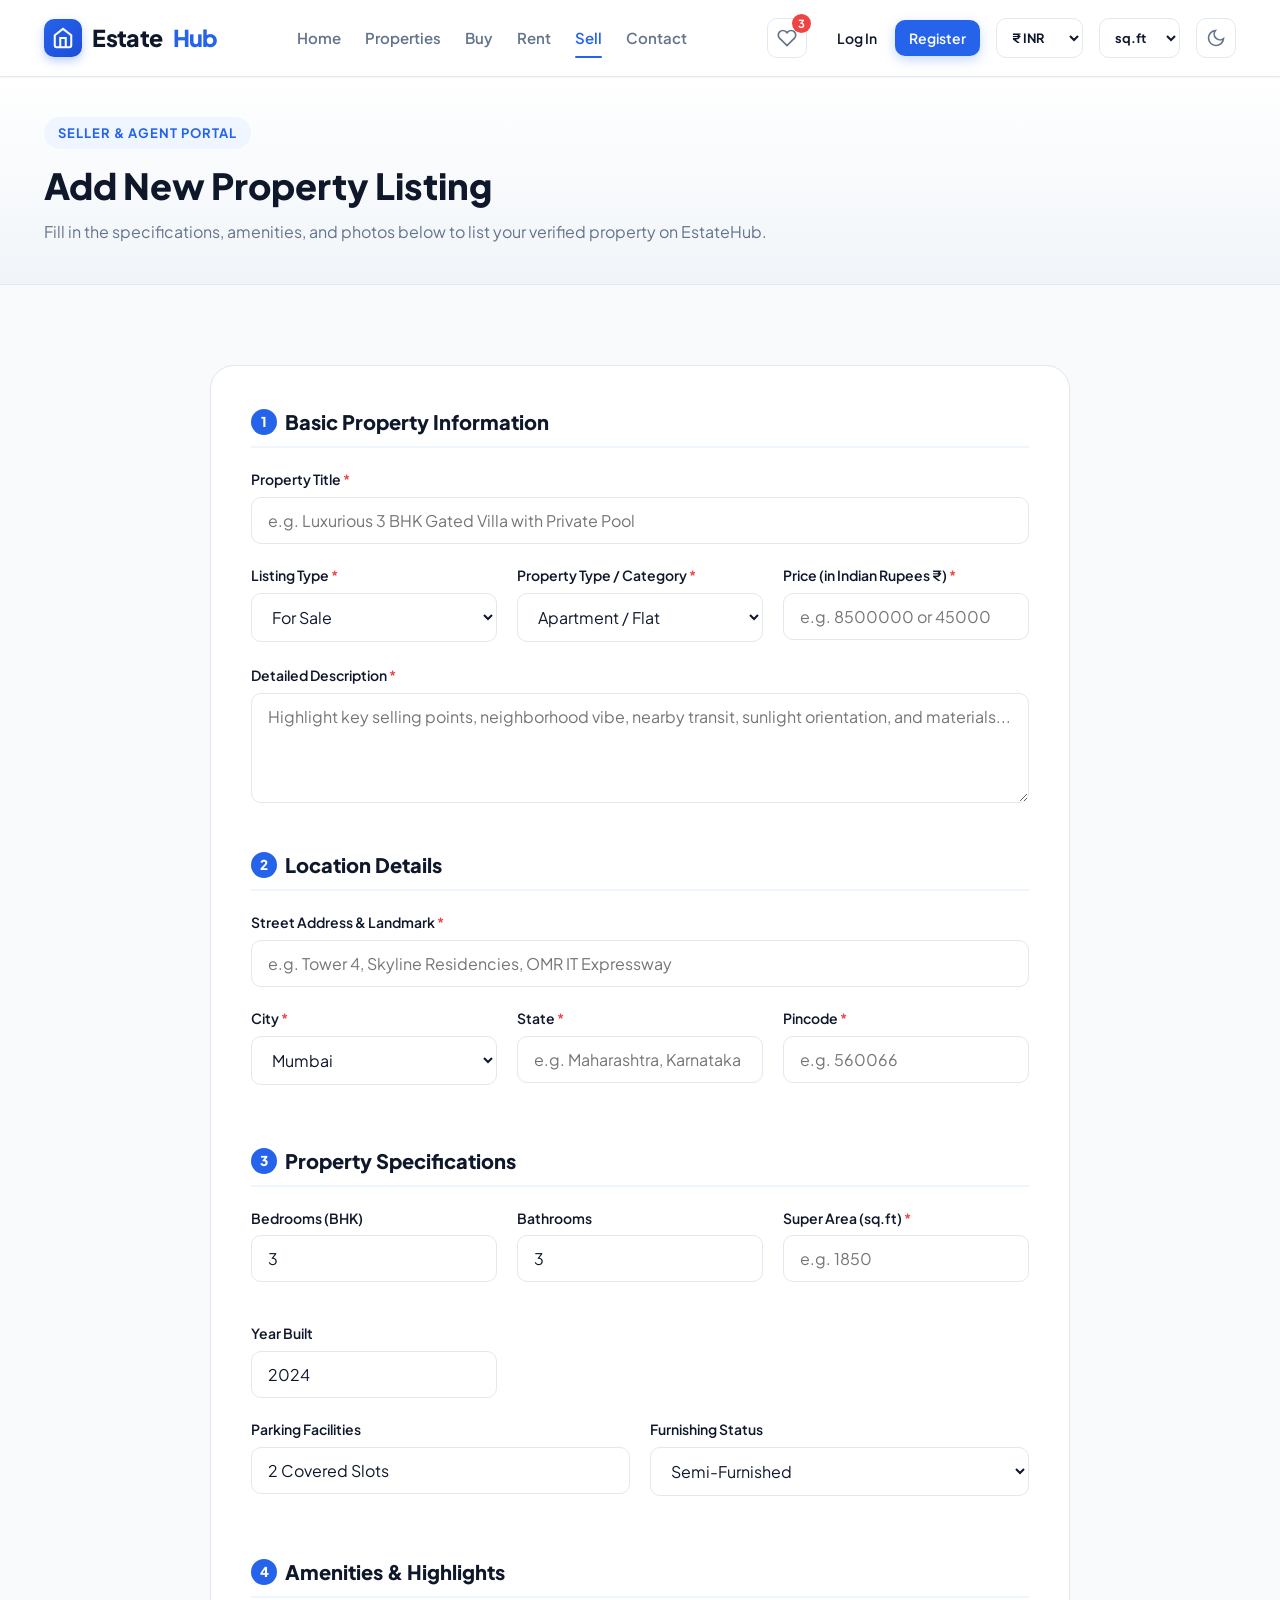
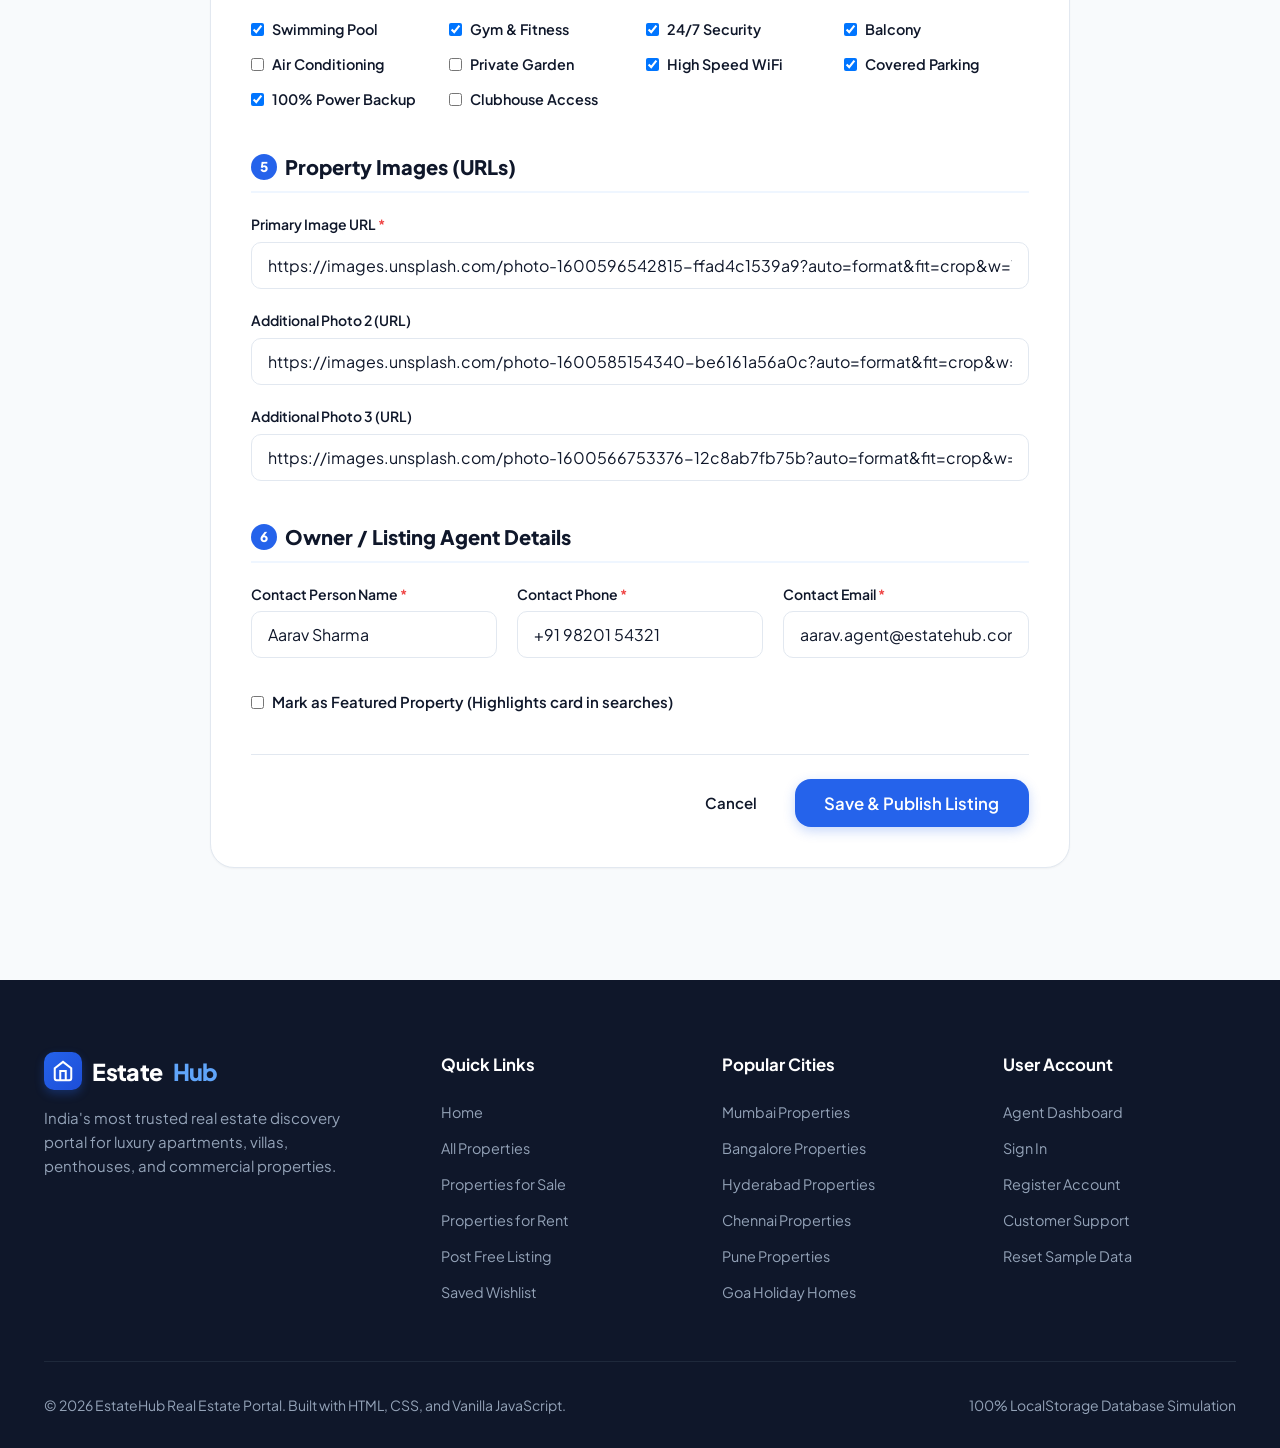
<file: add-property.html>
<!DOCTYPE html>
<html lang="en">
<head>
  <meta charset="UTF-8" />
  <meta name="viewport" content="width=device-width, initial-scale=1.0" />
  <title>Post / Edit Property | EstateHub</title>
  <meta name="description" content="List your property for sale or rent on EstateHub. Reach thousands of verified buyers and tenants." />
  <link rel="stylesheet" href="./css/style.css" />
</head>
<body>

  <!-- Navigation Header -->
  <header class="site-header">
    <div class="container nav-container">
      <a href="./index.html" class="logo">
        <div class="logo-icon">
          <svg width="22" height="22" viewBox="0 0 24 24" fill="none" stroke="currentColor" stroke-width="2.2">
            <path d="M3 9l9-7 9 7v11a2 2 0 0 1-2 2H5a2 2 0 0 1-2-2z"></path>
            <polyline points="9 22 9 12 15 12 15 22"></polyline>
          </svg>
        </div>
        Estate<span>Hub</span>
      </a>

      <nav class="nav-links">
        <a href="./index.html">Home</a>
        <a href="./properties.html">Properties</a>
        <a href="./properties.html?type=sale">Buy</a>
        <a href="./properties.html?type=rent">Rent</a>
        <a href="./add-property.html" class="active">Sell</a>
        <a href="./contact.html">Contact</a>
      </nav>

      <div class="nav-actions">
        <a href="./favorites.html" class="fav-nav-link" title="Saved Wishlist">
          <svg width="20" height="20" viewBox="0 0 24 24" fill="none" stroke="currentColor" stroke-width="2">
            <path d="M20.84 4.61a5.5 5.5 0 0 0-7.78 0L12 5.67l-1.06-1.06a5.5 5.5 0 0 0-7.78 7.78l1.06 1.06L12 21.23l7.78-7.78 1.06-1.06a5.5 5.5 0 0 0 0-7.78z"></path>
          </svg>
          <span class="nav-fav-badge">0</span>
        </a>

        <div class="nav-auth-container"></div>

        <button type="button" class="hamburger-btn" aria-label="Toggle navigation menu">
          <span></span>
          <span></span>
          <span></span>
        </button>
      </div>
    </div>
  </header>

  <!-- Mobile Drawer -->
  <div class="drawer-overlay"></div>
  <aside class="mobile-drawer">
    <div class="mobile-nav-links">
      <a href="./index.html">Home</a>
      <a href="./properties.html">Properties</a>
      <a href="./properties.html?type=sale">Buy Properties</a>
      <a href="./properties.html?type=rent">Rent Properties</a>
      <a href="./add-property.html" class="active">Sell / Post Property</a>
      <a href="./favorites.html">Favorites</a>
      <a href="./dashboard.html">Dashboard</a>
      <a href="./contact.html">Contact Us</a>
    </div>
    <div class="nav-auth-container" style="margin-top: auto;"></div>
  </aside>

  <!-- Page Header -->
  <div style="background: linear-gradient(180deg, #fff 0%, var(--bg-alt) 100%); border-bottom: 1px solid var(--border); padding: 2.5rem 0;">
    <div class="container">
      <span id="pageTag" class="section-tag" style="margin-bottom: 0.5rem;">Seller & Agent Portal</span>
      <h1 id="formPageTitle" style="font-size: 2.25rem; font-weight: 800; color: var(--primary);">
        Add New Property Listing
      </h1>
      <p id="formPageSubtitle" style="color: var(--text-muted); font-size: 1rem; margin-top: 0.25rem;">
        Fill in the specifications, amenities, and photos below to list your verified property on EstateHub.
      </p>
    </div>
  </div>

  <!-- Form Main Section -->
  <main class="container section">
    <div style="max-width: 860px; margin: 0 auto;">
      
      <form id="propertySubmissionForm" class="details-card" style="padding: 2.5rem;" onsubmit="handlePropertySubmit(event)">
        
        <!-- SECTION 1: Basic Information -->
        <div style="margin-bottom: 2.5rem;">
          <h2 style="font-size: 1.25rem; font-weight: 800; color: var(--primary); margin-bottom: 1.25rem; padding-bottom: 0.5rem; border-bottom: 2px solid var(--brand-light); display: flex; align-items: center; gap: 0.5rem;">
            <span style="background: var(--brand); color: #fff; width: 26px; height: 26px; border-radius: 50%; display: inline-flex; align-items: center; justify-content: center; font-size: 0.85rem;">1</span>
            Basic Property Information
          </h2>

          <div class="form-group">
            <label class="form-label">Property Title <span class="required">*</span></label>
            <input type="text" id="propTitle" class="form-control" placeholder="e.g. Luxurious 3 BHK Gated Villa with Private Pool" required />
          </div>

          <div style="display: grid; grid-template-columns: repeat(auto-fit, minmax(220px, 1fr)); gap: 1.25rem;">
            <div class="form-group">
              <label class="form-label">Listing Type <span class="required">*</span></label>
              <select id="propListingType" class="form-select" required>
                <option value="sale">For Sale</option>
                <option value="rent">For Rent</option>
              </select>
            </div>

            <div class="form-group">
              <label class="form-label">Property Type / Category <span class="required">*</span></label>
              <select id="propPropertyType" class="form-select" required>
                <option value="Apartment">Apartment / Flat</option>
                <option value="Villa">Independent Villa</option>
                <option value="Penthouse">Sky Penthouse</option>
                <option value="Studio">Studio Apartment</option>
                <option value="Commercial">Commercial Space / Office</option>
                <option value="Plot">Residential Plot / Land</option>
              </select>
            </div>

            <div class="form-group">
              <label class="form-label">Price (in Indian Rupees ₹) <span class="required">*</span></label>
              <input type="number" id="propPrice" class="form-control" placeholder="e.g. 8500000 or 45000" required />
              <span id="priceHelper" style="font-size: 0.75rem; color: var(--brand); font-weight: 600; margin-top: 0.25rem; display: block;"></span>
            </div>
          </div>

          <div class="form-group">
            <label class="form-label">Detailed Description <span class="required">*</span></label>
            <textarea id="propDescription" class="form-textarea" rows="4" placeholder="Highlight key selling points, neighborhood vibe, nearby transit, sunlight orientation, and materials..." required></textarea>
          </div>
        </div>

        <!-- SECTION 2: Location -->
        <div style="margin-bottom: 2.5rem;">
          <h2 style="font-size: 1.25rem; font-weight: 800; color: var(--primary); margin-bottom: 1.25rem; padding-bottom: 0.5rem; border-bottom: 2px solid var(--brand-light); display: flex; align-items: center; gap: 0.5rem;">
            <span style="background: var(--brand); color: #fff; width: 26px; height: 26px; border-radius: 50%; display: inline-flex; align-items: center; justify-content: center; font-size: 0.85rem;">2</span>
            Location Details
          </h2>

          <div class="form-group">
            <label class="form-label">Street Address & Landmark <span class="required">*</span></label>
            <input type="text" id="propAddress" class="form-control" placeholder="e.g. Tower 4, Skyline Residencies, OMR IT Expressway" required />
          </div>

          <div style="display: grid; grid-template-columns: repeat(auto-fit, minmax(200px, 1fr)); gap: 1.25rem;">
            <div class="form-group">
              <label class="form-label">City <span class="required">*</span></label>
              <select id="propCity" class="form-select" required>
                <option value="Mumbai">Mumbai</option>
                <option value="Bangalore">Bangalore</option>
                <option value="Hyderabad">Hyderabad</option>
                <option value="Chennai">Chennai</option>
                <option value="Pune">Pune</option>
                <option value="Delhi">Delhi NCR</option>
                <option value="Goa">Goa</option>
                <option value="Kolkata">Kolkata</option>
                <option value="Coimbatore">Coimbatore</option>
              </select>
            </div>

            <div class="form-group">
              <label class="form-label">State <span class="required">*</span></label>
              <input type="text" id="propState" class="form-control" placeholder="e.g. Maharashtra, Karnataka" required />
            </div>

            <div class="form-group">
              <label class="form-label">Pincode <span class="required">*</span></label>
              <input type="text" id="propPincode" class="form-control" placeholder="e.g. 560066" required />
            </div>
          </div>
        </div>

        <!-- SECTION 3: Specifications -->
        <div style="margin-bottom: 2.5rem;">
          <h2 style="font-size: 1.25rem; font-weight: 800; color: var(--primary); margin-bottom: 1.25rem; padding-bottom: 0.5rem; border-bottom: 2px solid var(--brand-light); display: flex; align-items: center; gap: 0.5rem;">
            <span style="background: var(--brand); color: #fff; width: 26px; height: 26px; border-radius: 50%; display: inline-flex; align-items: center; justify-content: center; font-size: 0.85rem;">3</span>
            Property Specifications
          </h2>

          <div style="display: grid; grid-template-columns: repeat(auto-fit, minmax(180px, 1fr)); gap: 1.25rem;">
            <div class="form-group">
              <label class="form-label">Bedrooms (BHK)</label>
              <input type="number" id="propBedrooms" class="form-control" placeholder="e.g. 3 (0 for Plot)" min="0" max="15" value="3" />
            </div>

            <div class="form-group">
              <label class="form-label">Bathrooms</label>
              <input type="number" id="propBathrooms" class="form-control" placeholder="e.g. 3" min="0" max="15" value="3" />
            </div>

            <div class="form-group">
              <label class="form-label">Super Area (sq.ft) <span class="required">*</span></label>
              <input type="number" id="propArea" class="form-control" placeholder="e.g. 1850" required />
            </div>

            <div class="form-group">
              <label class="form-label">Year Built</label>
              <input type="number" id="propYearBuilt" class="form-control" placeholder="e.g. 2024" value="2024" />
            </div>
          </div>

          <div style="display: grid; grid-template-columns: repeat(auto-fit, minmax(220px, 1fr)); gap: 1.25rem;">
            <div class="form-group">
              <label class="form-label">Parking Facilities</label>
              <input type="text" id="propParking" class="form-control" placeholder="e.g. 2 Covered Slots" value="2 Covered Slots" />
            </div>

            <div class="form-group">
              <label class="form-label">Furnishing Status</label>
              <select id="propFurnished" class="form-select">
                <option value="Fully Furnished">Fully Furnished</option>
                <option value="Semi-Furnished" selected>Semi-Furnished</option>
                <option value="Unfurnished">Unfurnished</option>
              </select>
            </div>
          </div>
        </div>

        <!-- SECTION 4: Amenities -->
        <div style="margin-bottom: 2.5rem;">
          <h2 style="font-size: 1.25rem; font-weight: 800; color: var(--primary); margin-bottom: 1.25rem; padding-bottom: 0.5rem; border-bottom: 2px solid var(--brand-light); display: flex; align-items: center; gap: 0.5rem;">
            <span style="background: var(--brand); color: #fff; width: 26px; height: 26px; border-radius: 50%; display: inline-flex; align-items: center; justify-content: center; font-size: 0.85rem;">4</span>
            Amenities & Highlights
          </h2>

          <div style="display: grid; grid-template-columns: repeat(auto-fill, minmax(180px, 1fr)); gap: 0.75rem;">
            <label style="display: flex; align-items: center; gap: 0.5rem; font-size: 0.9rem; font-weight: 600; cursor: pointer;">
              <input type="checkbox" name="amenityCb" value="Swimming Pool" checked /> Swimming Pool
            </label>
            <label style="display: flex; align-items: center; gap: 0.5rem; font-size: 0.9rem; font-weight: 600; cursor: pointer;">
              <input type="checkbox" name="amenityCb" value="Gym" checked /> Gym & Fitness
            </label>
            <label style="display: flex; align-items: center; gap: 0.5rem; font-size: 0.9rem; font-weight: 600; cursor: pointer;">
              <input type="checkbox" name="amenityCb" value="Security" checked /> 24/7 Security
            </label>
            <label style="display: flex; align-items: center; gap: 0.5rem; font-size: 0.9rem; font-weight: 600; cursor: pointer;">
              <input type="checkbox" name="amenityCb" value="Balcony" checked /> Balcony
            </label>
            <label style="display: flex; align-items: center; gap: 0.5rem; font-size: 0.9rem; font-weight: 600; cursor: pointer;">
              <input type="checkbox" name="amenityCb" value="Air Conditioning" /> Air Conditioning
            </label>
            <label style="display: flex; align-items: center; gap: 0.5rem; font-size: 0.9rem; font-weight: 600; cursor: pointer;">
              <input type="checkbox" name="amenityCb" value="Garden" /> Private Garden
            </label>
            <label style="display: flex; align-items: center; gap: 0.5rem; font-size: 0.9rem; font-weight: 600; cursor: pointer;">
              <input type="checkbox" name="amenityCb" value="WiFi" checked /> High Speed WiFi
            </label>
            <label style="display: flex; align-items: center; gap: 0.5rem; font-size: 0.9rem; font-weight: 600; cursor: pointer;">
              <input type="checkbox" name="amenityCb" value="Parking" checked /> Covered Parking
            </label>
            <label style="display: flex; align-items: center; gap: 0.5rem; font-size: 0.9rem; font-weight: 600; cursor: pointer;">
              <input type="checkbox" name="amenityCb" value="Power Backup" checked /> 100% Power Backup
            </label>
            <label style="display: flex; align-items: center; gap: 0.5rem; font-size: 0.9rem; font-weight: 600; cursor: pointer;">
              <input type="checkbox" name="amenityCb" value="Clubhouse" /> Clubhouse Access
            </label>
          </div>
        </div>

        <!-- SECTION 5: Images -->
        <div style="margin-bottom: 2.5rem;">
          <h2 style="font-size: 1.25rem; font-weight: 800; color: var(--primary); margin-bottom: 1.25rem; padding-bottom: 0.5rem; border-bottom: 2px solid var(--brand-light); display: flex; align-items: center; gap: 0.5rem;">
            <span style="background: var(--brand); color: #fff; width: 26px; height: 26px; border-radius: 50%; display: inline-flex; align-items: center; justify-content: center; font-size: 0.85rem;">5</span>
            Property Images (URLs)
          </h2>

          <div class="form-group">
            <label class="form-label">Primary Image URL <span class="required">*</span></label>
            <input type="url" id="propImg1" class="form-control" placeholder="https://images.unsplash.com/..." value="https://images.unsplash.com/photo-1600596542815-ffad4c1539a9?auto=format&fit=crop&w=1200&q=80" required />
          </div>

          <div class="form-group">
            <label class="form-label">Additional Photo 2 (URL)</label>
            <input type="url" id="propImg2" class="form-control" placeholder="https://images.unsplash.com/..." value="https://images.unsplash.com/photo-1600585154340-be6161a56a0c?auto=format&fit=crop&w=1200&q=80" />
          </div>

          <div class="form-group">
            <label class="form-label">Additional Photo 3 (URL)</label>
            <input type="url" id="propImg3" class="form-control" placeholder="https://images.unsplash.com/..." value="https://images.unsplash.com/photo-1600566753376-12c8ab7fb75b?auto=format&fit=crop&w=1200&q=80" />
          </div>
        </div>

        <!-- SECTION 6: Owner / Agent Information -->
        <div style="margin-bottom: 2.5rem;">
          <h2 style="font-size: 1.25rem; font-weight: 800; color: var(--primary); margin-bottom: 1.25rem; padding-bottom: 0.5rem; border-bottom: 2px solid var(--brand-light); display: flex; align-items: center; gap: 0.5rem;">
            <span style="background: var(--brand); color: #fff; width: 26px; height: 26px; border-radius: 50%; display: inline-flex; align-items: center; justify-content: center; font-size: 0.85rem;">6</span>
            Owner / Listing Agent Details
          </h2>

          <div style="display: grid; grid-template-columns: repeat(auto-fit, minmax(220px, 1fr)); gap: 1.25rem;">
            <div class="form-group">
              <label class="form-label">Contact Person Name <span class="required">*</span></label>
              <input type="text" id="propAgentName" class="form-control" placeholder="e.g. Rohit Malhotra" value="Aarav Sharma" required />
            </div>

            <div class="form-group">
              <label class="form-label">Contact Phone <span class="required">*</span></label>
              <input type="tel" id="propAgentPhone" class="form-control" placeholder="+91 98765 43210" value="+91 98201 54321" required />
            </div>

            <div class="form-group">
              <label class="form-label">Contact Email <span class="required">*</span></label>
              <input type="email" id="propAgentEmail" class="form-control" placeholder="agent@estatehub.com" value="aarav.agent@estatehub.com" required />
            </div>
          </div>

          <div class="form-group" style="margin-top: 0.75rem;">
            <label style="display: flex; align-items: center; gap: 0.5rem; font-size: 0.9375rem; font-weight: 600; cursor: pointer;">
              <input type="checkbox" id="propFeatured" /> Mark as Featured Property (Highlights card in searches)
            </label>
          </div>
        </div>

        <!-- Submit & Actions -->
        <div style="display: flex; gap: 1rem; justify-content: flex-end; padding-top: 1.5rem; border-top: 1px solid var(--border);">
          <a href="./dashboard.html" class="btn btn-ghost">Cancel</a>
          <button type="submit" id="submitBtn" class="btn btn-primary btn-lg">
            Save & Publish Listing
          </button>
        </div>

      </form>

    </div>
  </main>

  <!-- Reusable Site Footer -->
  <footer class="site-footer">
    <div class="container">
      <div class="footer-grid">
        <div class="footer-brand">
          <a href="./index.html" class="logo" style="color: #fff;">
            <div class="logo-icon">
              <svg width="22" height="22" viewBox="0 0 24 24" fill="none" stroke="currentColor" stroke-width="2.2">
                <path d="M3 9l9-7 9 7v11a2 2 0 0 1-2 2H5a2 2 0 0 1-2-2z"></path>
                <polyline points="9 22 9 12 15 12 15 22"></polyline>
              </svg>
            </div>
            Estate<span style="color: #60a5fa;">Hub</span>
          </a>
          <p class="footer-desc">
            India's most trusted real estate discovery portal for luxury apartments, villas, penthouses, and commercial properties.
          </p>
        </div>

        <div>
          <h4 class="footer-heading">Quick Links</h4>
          <ul class="footer-links">
            <li><a href="./index.html">Home</a></li>
            <li><a href="./properties.html">All Properties</a></li>
            <li><a href="./properties.html?type=sale">Properties for Sale</a></li>
            <li><a href="./properties.html?type=rent">Properties for Rent</a></li>
            <li><a href="./add-property.html">Post Free Listing</a></li>
            <li><a href="./favorites.html">Saved Wishlist</a></li>
          </ul>
        </div>

        <div>
          <h4 class="footer-heading">Popular Cities</h4>
          <ul class="footer-links">
            <li><a href="./properties.html?city=Mumbai">Mumbai Properties</a></li>
            <li><a href="./properties.html?city=Bangalore">Bangalore Properties</a></li>
            <li><a href="./properties.html?city=Hyderabad">Hyderabad Properties</a></li>
            <li><a href="./properties.html?city=Chennai">Chennai Properties</a></li>
            <li><a href="./properties.html?city=Pune">Pune Properties</a></li>
            <li><a href="./properties.html?city=Goa">Goa Holiday Homes</a></li>
          </ul>
        </div>

        <div>
          <h4 class="footer-heading">User Account</h4>
          <ul class="footer-links">
            <li><a href="./dashboard.html">Agent Dashboard</a></li>
            <li><a href="./login.html">Sign In</a></li>
            <li><a href="./register.html">Register Account</a></li>
            <li><a href="./contact.html">Customer Support</a></li>
            <li><a href="javascript:void(0)" onclick="StorageManager.resetToDefaults()">Reset Sample Data</a></li>
          </ul>
        </div>
      </div>

      <div class="footer-bottom">
        <p>&copy; 2026 EstateHub Real Estate Portal. Built with HTML, CSS, and Vanilla JavaScript.</p>
        <p>100% LocalStorage Database Simulation</p>
      </div>
    </div>
  </footer>

  <!-- Scripts -->
  <script src="./js/data.js"></script>
  <script src="./js/storage.js"></script>
  <script src="./js/auth.js"></script>
  <script src="./js/app.js"></script>

  <!-- Add / Edit Controller -->
  <script>
    let editPropertyId = null;

    document.addEventListener("DOMContentLoaded", () => {
      // Check if user is logged in
      const user = Auth.getUser();
      if (user) {
        document.getElementById("propAgentName").value = user.fullName;
        document.getElementById("propAgentEmail").value = user.email;
        if (user.phone) document.getElementById("propAgentPhone").value = user.phone;
      }

      // Check for edit query parameter
      const params = new URLSearchParams(window.location.search);
      if (params.has("edit")) {
        editPropertyId = params.get("edit");
        loadPropertyForEdit(editPropertyId);
      }

      // Price input live preview
      const priceInput = document.getElementById("propPrice");
      const priceHelper = document.getElementById("priceHelper");
      const listingTypeSelect = document.getElementById("propListingType");

      const updatePriceHelper = () => {
        const val = Number(priceInput.value);
        if (val) {
          priceHelper.textContent = "Formatted Display: " + App.formatPrice(val, listingTypeSelect.value).replace(/<[^>]*>?/gm, '');
        } else {
          priceHelper.textContent = "";
        }
      };

      priceInput.addEventListener("input", updatePriceHelper);
      listingTypeSelect.addEventListener("change", updatePriceHelper);
    });

    function loadPropertyForEdit(id) {
      const prop = StorageManager.getPropertyById(id);
      if (!prop) return;

      document.getElementById("formPageTitle").textContent = "Edit Property Listing";
      document.getElementById("formPageSubtitle").textContent = `Updating listing details for "${prop.title}"`;
      document.getElementById("pageTag").textContent = "Edit Mode";
      document.getElementById("submitBtn").textContent = "Update Listing";

      document.getElementById("propTitle").value = prop.title || "";
      document.getElementById("propListingType").value = prop.listingType || "sale";
      document.getElementById("propPropertyType").value = prop.propertyType || "Apartment";
      document.getElementById("propPrice").value = prop.price || "";
      document.getElementById("propDescription").value = prop.description || "";
      document.getElementById("propAddress").value = prop.address || "";
      document.getElementById("propCity").value = prop.city || "Mumbai";
      document.getElementById("propState").value = prop.state || "";
      document.getElementById("propPincode").value = prop.pincode || "";
      document.getElementById("propBedrooms").value = prop.bedrooms || 0;
      document.getElementById("propBathrooms").value = prop.bathrooms || 0;
      document.getElementById("propArea").value = prop.area || "";
      document.getElementById("propYearBuilt").value = prop.yearBuilt || 2024;
      document.getElementById("propParking").value = prop.parking || "";
      document.getElementById("propFurnished").value = prop.furnishedStatus || "Semi-Furnished";
      document.getElementById("propFeatured").checked = !!prop.featured;

      if (prop.images) {
        if (prop.images[0]) document.getElementById("propImg1").value = prop.images[0];
        if (prop.images[1]) document.getElementById("propImg2").value = prop.images[1];
        if (prop.images[2]) document.getElementById("propImg3").value = prop.images[2];
      }

      if (prop.agent) {
        document.getElementById("propAgentName").value = prop.agent.name || "";
        document.getElementById("propAgentPhone").value = prop.agent.phone || "";
        document.getElementById("propAgentEmail").value = prop.agent.email || "";
      }

      // Check amenities
      if (prop.amenities) {
        document.querySelectorAll("input[name='amenityCb']").forEach(cb => {
          cb.checked = prop.amenities.includes(cb.value);
        });
      }
    }

    function handlePropertySubmit(e) {
      e.preventDefault();

      // Gather Images
      const images = [];
      const img1 = document.getElementById("propImg1").value.trim();
      const img2 = document.getElementById("propImg2").value.trim();
      const img3 = document.getElementById("propImg3").value.trim();
      if (img1) images.push(img1);
      if (img2) images.push(img2);
      if (img3) images.push(img3);

      // Gather Amenities
      const amenities = Array.from(document.querySelectorAll("input[name='amenityCb']:checked")).map(cb => cb.value);

      const propertyData = {
        title: document.getElementById("propTitle").value.trim(),
        listingType: document.getElementById("propListingType").value,
        propertyType: document.getElementById("propPropertyType").value,
        price: Number(document.getElementById("propPrice").value),
        description: document.getElementById("propDescription").value.trim(),
        address: document.getElementById("propAddress").value.trim(),
        city: document.getElementById("propCity").value,
        state: document.getElementById("propState").value.trim(),
        pincode: document.getElementById("propPincode").value.trim(),
        bedrooms: Number(document.getElementById("propBedrooms").value) || 0,
        bathrooms: Number(document.getElementById("propBathrooms").value) || 0,
        area: Number(document.getElementById("propArea").value),
        yearBuilt: Number(document.getElementById("propYearBuilt").value) || 2024,
        parking: document.getElementById("propParking").value.trim(),
        furnishedStatus: document.getElementById("propFurnished").value,
        featured: document.getElementById("propFeatured").checked,
        images: images.length > 0 ? images : [App.getFallbackImage()],
        amenities: amenities,
        features: [
          `${document.getElementById("propBedrooms").value} BHK Configured Layout`,
          `Super Built-up Area: ${document.getElementById("propArea").value} sq.ft`,
          `${document.getElementById("propCity").value} Prime Location`,
          "Legal Title Verified"
        ],
        agent: {
          name: document.getElementById("propAgentName").value.trim(),
          phone: document.getElementById("propAgentPhone").value.trim(),
          email: document.getElementById("propAgentEmail").value.trim(),
          role: "Verified Property Consultant",
          avatar: "https://images.unsplash.com/photo-1560250097-0b93528c311a?auto=format&fit=crop&w=256&q=80",
          rating: 4.9,
          reviewsCount: 15
        }
      };

      if (editPropertyId) {
        StorageManager.updateProperty(editPropertyId, propertyData);
        App.showToast("Property listing updated successfully!", "success");
        setTimeout(() => {
          window.location.href = `./property-details.html?id=${editPropertyId}`;
        }, 800);
      } else {
        const created = StorageManager.addProperty(propertyData);
        App.showToast("New property published successfully!", "success");
        setTimeout(() => {
          window.location.href = "./dashboard.html";
        }, 800);
      }
    }
  </script>
</body>
</html>
</file>
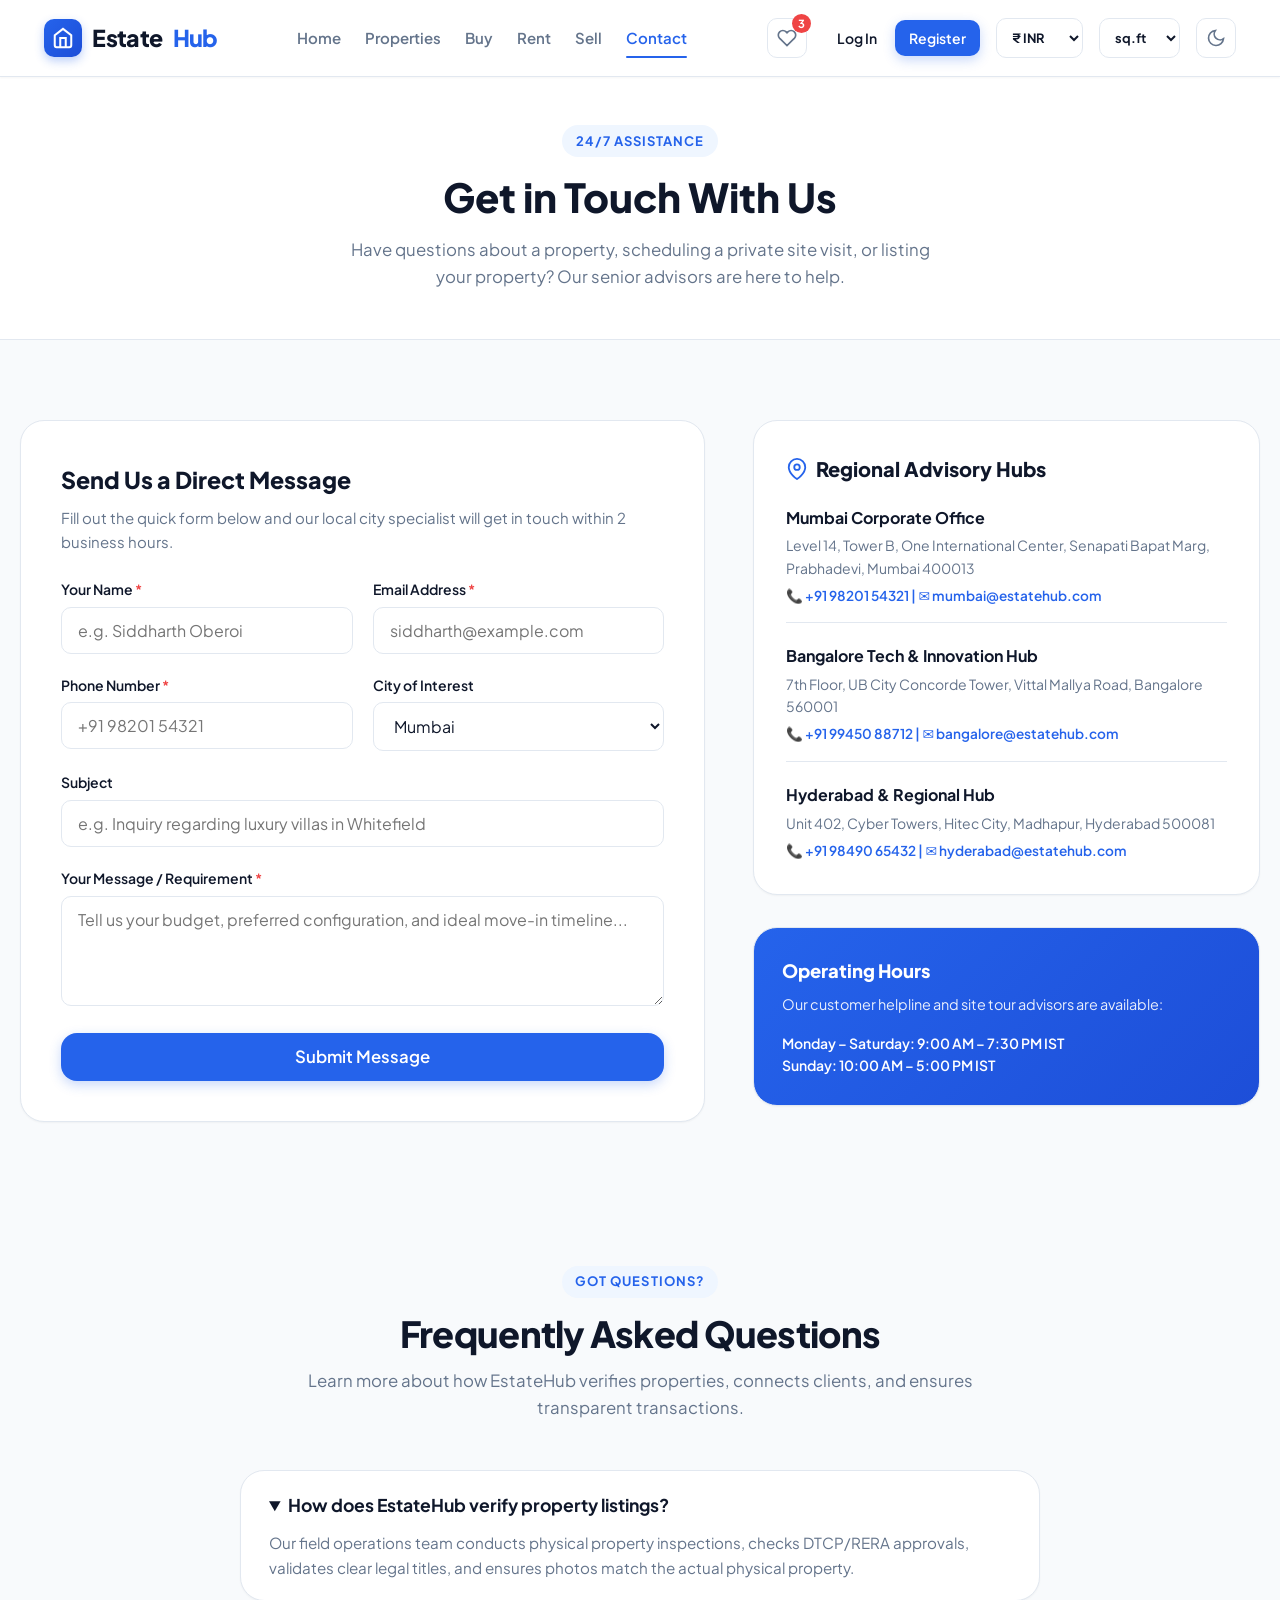
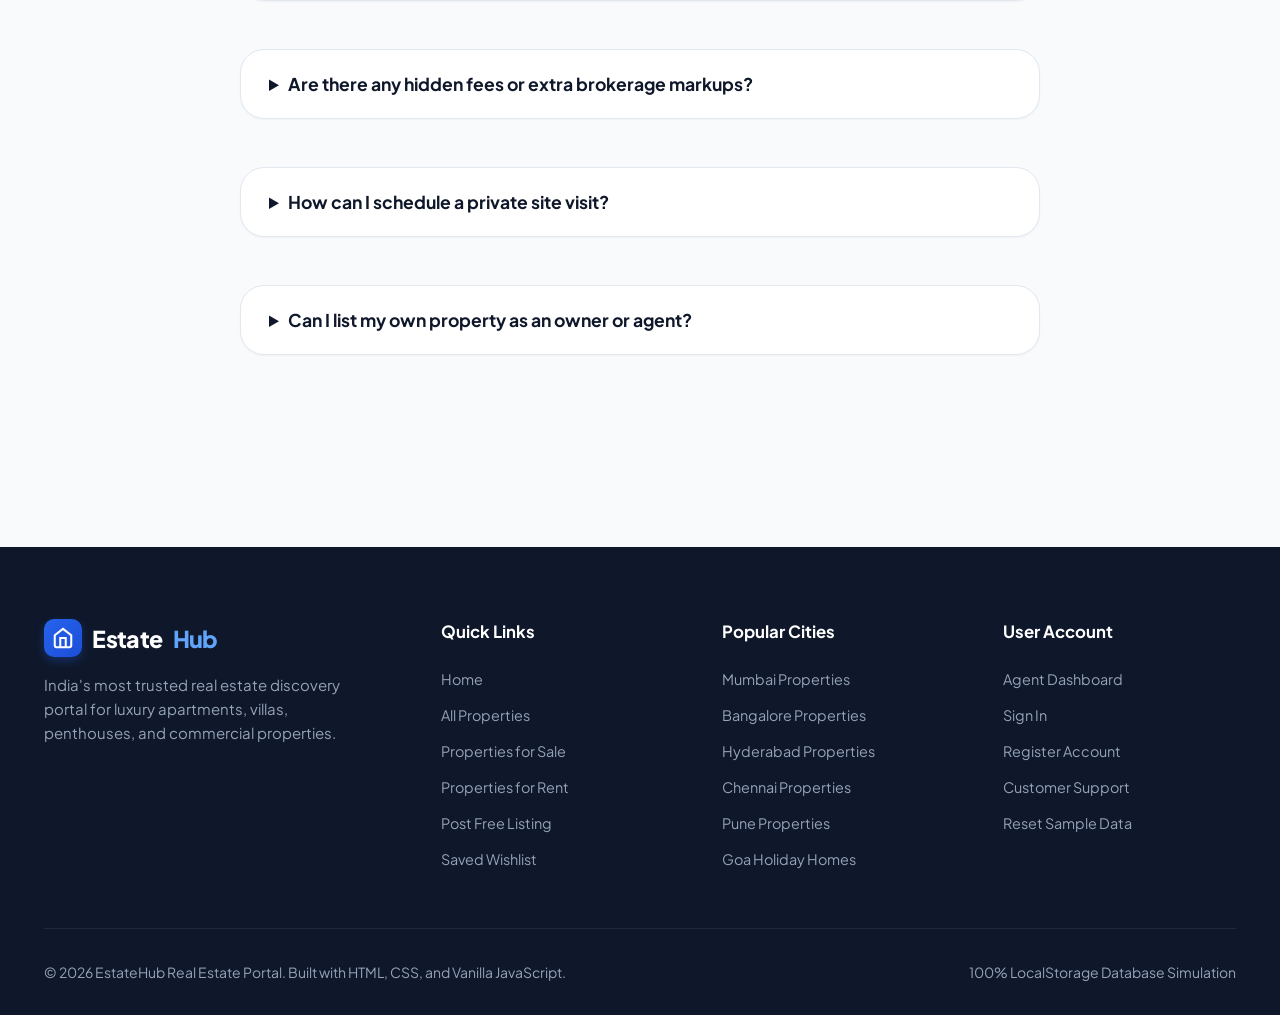
<file: contact.html>
<!DOCTYPE html>
<html lang="en">
<head>
  <meta charset="UTF-8" />
  <meta name="viewport" content="width=device-width, initial-scale=1.0" />
  <title>Contact Us & Support | EstateHub</title>
  <meta name="description" content="Reach our real estate advisory team, locate regional office hubs, or get answers to frequently asked questions." />
  <link rel="stylesheet" href="./css/style.css" />
</head>
<body>

  <!-- Navigation Header -->
  <header class="site-header">
    <div class="container nav-container">
      <a href="./index.html" class="logo">
        <div class="logo-icon">
          <svg width="22" height="22" viewBox="0 0 24 24" fill="none" stroke="currentColor" stroke-width="2.2">
            <path d="M3 9l9-7 9 7v11a2 2 0 0 1-2 2H5a2 2 0 0 1-2-2z"></path>
            <polyline points="9 22 9 12 15 12 15 22"></polyline>
          </svg>
        </div>
        Estate<span>Hub</span>
      </a>

      <nav class="nav-links">
        <a href="./index.html">Home</a>
        <a href="./properties.html">Properties</a>
        <a href="./properties.html?type=sale">Buy</a>
        <a href="./properties.html?type=rent">Rent</a>
        <a href="./add-property.html">Sell</a>
        <a href="./contact.html" class="active">Contact</a>
      </nav>

      <div class="nav-actions">
        <a href="./favorites.html" class="fav-nav-link" title="Saved Wishlist">
          <svg width="20" height="20" viewBox="0 0 24 24" fill="none" stroke="currentColor" stroke-width="2">
            <path d="M20.84 4.61a5.5 5.5 0 0 0-7.78 0L12 5.67l-1.06-1.06a5.5 5.5 0 0 0-7.78 7.78l1.06 1.06L12 21.23l7.78-7.78 1.06-1.06a5.5 5.5 0 0 0 0-7.78z"></path>
          </svg>
          <span class="nav-fav-badge">0</span>
        </a>

        <div class="nav-auth-container"></div>

        <button type="button" class="hamburger-btn" aria-label="Toggle navigation menu">
          <span></span>
          <span></span>
          <span></span>
        </button>
      </div>
    </div>
  </header>

  <!-- Mobile Drawer -->
  <div class="drawer-overlay"></div>
  <aside class="mobile-drawer">
    <div class="mobile-nav-links">
      <a href="./index.html">Home</a>
      <a href="./properties.html">Properties</a>
      <a href="./properties.html?type=sale">Buy Properties</a>
      <a href="./properties.html?type=rent">Rent Properties</a>
      <a href="./add-property.html">Sell / Post Property</a>
      <a href="./favorites.html">Favorites</a>
      <a href="./dashboard.html">Dashboard</a>
      <a href="./contact.html" class="active">Contact Us</a>
    </div>
    <div class="nav-auth-container" style="margin-top: auto;"></div>
  </aside>

  <!-- Page Header -->
  <div style="background-color: #fff; border-bottom: 1px solid var(--border); padding: 3rem 0;">
    <div class="container text-center" style="text-align: center; max-width: 650px; margin: 0 auto;">
      <span class="section-tag" style="margin-bottom: 0.5rem;">24/7 Assistance</span>
      <h1 style="font-size: 2.5rem; font-weight: 800; color: var(--primary);">
        Get in Touch With Us
      </h1>
      <p style="color: var(--text-muted); font-size: 1.05rem; margin-top: 0.5rem;">
        Have questions about a property, scheduling a private site visit, or listing your property? Our senior advisors are here to help.
      </p>
    </div>
  </div>

  <!-- Main Contact Grid -->
  <main class="container section">
    <div style="display: grid; grid-template-columns: 1.15fr 0.85fr; gap: 3rem; align-items: flex-start;">
      
      <!-- Contact Form -->
      <div class="details-card" style="padding: 2.5rem;">
        <h2 style="font-size: 1.45rem; font-weight: 800; color: var(--primary); margin-bottom: 0.5rem;">
          Send Us a Direct Message
        </h2>
        <p style="color: var(--text-muted); font-size: 0.9375rem; margin-bottom: 1.5rem;">
          Fill out the quick form below and our local city specialist will get in touch within 2 business hours.
        </p>

        <form id="generalContactForm" onsubmit="handleGeneralContact(event)">
          <div style="display: grid; grid-template-columns: 1fr 1fr; gap: 1.25rem;">
            <div class="form-group">
              <label class="form-label" for="contactName">Your Name <span class="required">*</span></label>
              <input type="text" id="contactName" class="form-control" placeholder="e.g. Siddharth Oberoi" required />
            </div>

            <div class="form-group">
              <label class="form-label" for="contactEmail">Email Address <span class="required">*</span></label>
              <input type="email" id="contactEmail" class="form-control" placeholder="siddharth@example.com" required />
            </div>
          </div>

          <div style="display: grid; grid-template-columns: 1fr 1fr; gap: 1.25rem;">
            <div class="form-group">
              <label class="form-label" for="contactPhone">Phone Number <span class="required">*</span></label>
              <input type="tel" id="contactPhone" class="form-control" placeholder="+91 98201 54321" required />
            </div>

            <div class="form-group">
              <label class="form-label" for="contactCity">City of Interest</label>
              <select id="contactCity" class="form-select">
                <option value="Mumbai">Mumbai</option>
                <option value="Bangalore">Bangalore</option>
                <option value="Hyderabad">Hyderabad</option>
                <option value="Chennai">Chennai</option>
                <option value="Pune">Pune</option>
                <option value="Delhi">Delhi NCR</option>
                <option value="Goa">Goa</option>
              </select>
            </div>
          </div>

          <div class="form-group">
            <label class="form-label" for="contactSubject">Subject</label>
            <input type="text" id="contactSubject" class="form-control" placeholder="e.g. Inquiry regarding luxury villas in Whitefield" />
          </div>

          <div class="form-group">
            <label class="form-label" for="contactMessage">Your Message / Requirement <span class="required">*</span></label>
            <textarea id="contactMessage" class="form-textarea" rows="4" placeholder="Tell us your budget, preferred configuration, and ideal move-in timeline..." required></textarea>
          </div>

          <button type="submit" class="btn btn-primary btn-lg btn-block">
            Submit Message
          </button>
        </form>
      </div>

      <!-- Right Column: Regional Hubs -->
      <div>
        <div class="details-card" style="padding: 2rem; margin-bottom: 2rem;">
          <h3 style="font-size: 1.25rem; font-weight: 800; color: var(--primary); margin-bottom: 1.25rem; display: flex; align-items: center; gap: 0.5rem;">
            <svg width="22" height="22" viewBox="0 0 24 24" fill="none" stroke="currentColor" stroke-width="2" style="color: var(--brand);">
              <path d="M21 10c0 7-9 13-9 13s-9-6-9-13a9 9 0 0 1 18 0z"></path>
              <circle cx="12" cy="10" r="3"></circle>
            </svg>
            Regional Advisory Hubs
          </h3>

          <div style="display: flex; flex-direction: column; gap: 1.25rem;">
            <div style="padding-bottom: 1rem; border-bottom: 1px solid var(--border);">
              <h4 style="font-size: 1rem; font-weight: 700; color: var(--primary);">Mumbai Corporate Office</h4>
              <p style="font-size: 0.875rem; color: var(--text-muted); margin-top: 0.25rem;">
                Level 14, Tower B, One International Center, Senapati Bapat Marg, Prabhadevi, Mumbai 400013
              </p>
              <p style="font-size: 0.85rem; color: var(--brand); font-weight: 600; margin-top: 0.35rem;">
                📞 +91 98201 54321 | ✉️ mumbai@estatehub.com
              </p>
            </div>

            <div style="padding-bottom: 1rem; border-bottom: 1px solid var(--border);">
              <h4 style="font-size: 1rem; font-weight: 700; color: var(--primary);">Bangalore Tech & Innovation Hub</h4>
              <p style="font-size: 0.875rem; color: var(--text-muted); margin-top: 0.25rem;">
                7th Floor, UB City Concorde Tower, Vittal Mallya Road, Bangalore 560001
              </p>
              <p style="font-size: 0.85rem; color: var(--brand); font-weight: 600; margin-top: 0.35rem;">
                📞 +91 99450 88712 | ✉️ bangalore@estatehub.com
              </p>
            </div>

            <div>
              <h4 style="font-size: 1rem; font-weight: 700; color: var(--primary);">Hyderabad & Regional Hub</h4>
              <p style="font-size: 0.875rem; color: var(--text-muted); margin-top: 0.25rem;">
                Unit 402, Cyber Towers, Hitec City, Madhapur, Hyderabad 500081
              </p>
              <p style="font-size: 0.85rem; color: var(--brand); font-weight: 600; margin-top: 0.35rem;">
                📞 +91 98490 65432 | ✉️ hyderabad@estatehub.com
              </p>
            </div>
          </div>
        </div>

        <div class="details-card" style="padding: 1.75rem; background: linear-gradient(135deg, var(--brand), #1d4ed8); color: #fff;">
          <h3 style="font-size: 1.15rem; font-weight: 800; margin-bottom: 0.5rem;">Operating Hours</h3>
          <p style="font-size: 0.9rem; opacity: 0.9; margin-bottom: 1rem;">
            Our customer helpline and site tour advisors are available:
          </p>
          <div style="font-size: 0.875rem; font-weight: 600;">
            <div>Monday – Saturday: 9:00 AM – 7:30 PM IST</div>
            <div>Sunday: 10:00 AM – 5:00 PM IST</div>
          </div>
        </div>
      </div>

    </div>

    <!-- Interactive FAQ Section -->
    <section class="section" style="margin-top: 2rem;">
      <div class="section-header">
        <span class="section-tag">Got Questions?</span>
        <h2 class="section-title">Frequently Asked Questions</h2>
        <p class="section-subtitle">Learn more about how EstateHub verifies properties, connects clients, and ensures transparent transactions.</p>
      </div>

      <div style="max-width: 800px; margin: 0 auto; display: flex; flex-direction: column; gap: 1rem;">
        
        <details class="details-card" style="padding: 1.25rem 1.75rem; cursor: pointer;" open>
          <summary style="font-size: 1.1rem; font-weight: 700; color: var(--primary); outline: none;">
            How does EstateHub verify property listings?
          </summary>
          <p style="color: var(--text-muted); font-size: 0.95rem; margin-top: 0.75rem; line-height: 1.6;">
            Our field operations team conducts physical property inspections, checks DTCP/RERA approvals, validates clear legal titles, and ensures photos match the actual physical property.
          </p>
        </details>

        <details class="details-card" style="padding: 1.25rem 1.75rem; cursor: pointer;">
          <summary style="font-size: 1.1rem; font-weight: 700; color: var(--primary); outline: none;">
            Are there any hidden fees or extra brokerage markups?
          </summary>
          <p style="color: var(--text-muted); font-size: 0.95rem; margin-top: 0.75rem; line-height: 1.6;">
            No. All prices displayed on EstateHub are direct owner and verified agent asking rates with complete transparency. We do not charge hidden listing markups.
          </p>
        </details>

        <details class="details-card" style="padding: 1.25rem 1.75rem; cursor: pointer;">
          <summary style="font-size: 1.1rem; font-weight: 700; color: var(--primary); outline: none;">
            How can I schedule a private site visit?
          </summary>
          <p style="color: var(--text-muted); font-size: 0.95rem; margin-top: 0.75rem; line-height: 1.6;">
            Simply click on any property details page and choose "Contact Agent" or click "Call Directly". You can propose your convenient weekend or weekday time slot.
          </p>
        </details>

        <details class="details-card" style="padding: 1.25rem 1.75rem; cursor: pointer;">
          <summary style="font-size: 1.1rem; font-weight: 700; color: var(--primary); outline: none;">
            Can I list my own property as an owner or agent?
          </summary>
          <p style="color: var(--text-muted); font-size: 0.95rem; margin-top: 0.75rem; line-height: 1.6;">
            Yes! Click on "Sell" or "Post Property" in the top navigation bar. Fill out the property specs and photos, and it will be instantly published to your dashboard and the public search directory.
          </p>
        </details>

      </div>
    </section>
  </main>

  <!-- Reusable Site Footer -->
  <footer class="site-footer">
    <div class="container">
      <div class="footer-grid">
        <div class="footer-brand">
          <a href="./index.html" class="logo" style="color: #fff;">
            <div class="logo-icon">
              <svg width="22" height="22" viewBox="0 0 24 24" fill="none" stroke="currentColor" stroke-width="2.2">
                <path d="M3 9l9-7 9 7v11a2 2 0 0 1-2 2H5a2 2 0 0 1-2-2z"></path>
                <polyline points="9 22 9 12 15 12 15 22"></polyline>
              </svg>
            </div>
            Estate<span style="color: #60a5fa;">Hub</span>
          </a>
          <p class="footer-desc">
            India's most trusted real estate discovery portal for luxury apartments, villas, penthouses, and commercial properties.
          </p>
        </div>

        <div>
          <h4 class="footer-heading">Quick Links</h4>
          <ul class="footer-links">
            <li><a href="./index.html">Home</a></li>
            <li><a href="./properties.html">All Properties</a></li>
            <li><a href="./properties.html?type=sale">Properties for Sale</a></li>
            <li><a href="./properties.html?type=rent">Properties for Rent</a></li>
            <li><a href="./add-property.html">Post Free Listing</a></li>
            <li><a href="./favorites.html">Saved Wishlist</a></li>
          </ul>
        </div>

        <div>
          <h4 class="footer-heading">Popular Cities</h4>
          <ul class="footer-links">
            <li><a href="./properties.html?city=Mumbai">Mumbai Properties</a></li>
            <li><a href="./properties.html?city=Bangalore">Bangalore Properties</a></li>
            <li><a href="./properties.html?city=Hyderabad">Hyderabad Properties</a></li>
            <li><a href="./properties.html?city=Chennai">Chennai Properties</a></li>
            <li><a href="./properties.html?city=Pune">Pune Properties</a></li>
            <li><a href="./properties.html?city=Goa">Goa Holiday Homes</a></li>
          </ul>
        </div>

        <div>
          <h4 class="footer-heading">User Account</h4>
          <ul class="footer-links">
            <li><a href="./dashboard.html">Agent Dashboard</a></li>
            <li><a href="./login.html">Sign In</a></li>
            <li><a href="./register.html">Register Account</a></li>
            <li><a href="./contact.html">Customer Support</a></li>
            <li><a href="javascript:void(0)" onclick="StorageManager.resetToDefaults()">Reset Sample Data</a></li>
          </ul>
        </div>
      </div>

      <div class="footer-bottom">
        <p>&copy; 2026 EstateHub Real Estate Portal. Built with HTML, CSS, and Vanilla JavaScript.</p>
        <p>100% LocalStorage Database Simulation</p>
      </div>
    </div>
  </footer>

  <!-- Scripts -->
  <script src="./js/data.js"></script>
  <script src="./js/storage.js"></script>
  <script src="./js/auth.js"></script>
  <script src="./js/app.js"></script>

  <script>
    function handleGeneralContact(e) {
      e.preventDefault();

      const name = document.getElementById("contactName").value.trim();
      const email = document.getElementById("contactEmail").value.trim();
      const phone = document.getElementById("contactPhone").value.trim();
      const city = document.getElementById("contactCity").value;
      const subject = document.getElementById("contactSubject").value.trim();
      const msg = document.getElementById("contactMessage").value.trim();

      const inquiry = {
        propertyId: "",
        propertyTitle: subject ? `General: ${subject} (${city})` : `General Inquiry (${city})`,
        propertyPrice: 0,
        propertyImage: "",
        senderName: name,
        senderEmail: email,
        senderPhone: phone,
        message: msg
      };

      StorageManager.addInquiry(inquiry);
      document.getElementById("generalContactForm").reset();
      App.showToast("Message sent successfully! Our team will contact you shortly.", "success", 4500);
    }
  </script>
</body>
</html>
</file>
<file: css/style.css>
/* ==========================================================
   ESTATEHUB – REAL ESTATE LISTING PORTAL
   Design System & Comprehensive Stylesheet
   ========================================================== */

@import url('https://fonts.googleapis.com/css2?family=Plus+Jakarta+Sans:wght@300;400;500;600;700;800&display=swap');

/* --- CSS Variables & Theme Tokens --- */
:root {
  --primary: #0f172a;        /* Deep Slate Navy */
  --primary-light: #1e293b;
  --brand: #2563eb;          /* Royal Blue */
  --brand-hover: #1d4ed8;
  --brand-light: #eff6ff;
  --accent: #0d9488;         /* Teal */
  --accent-gold: #d97706;    /* Amber */
  --success: #10b981;        /* Emerald */
  --danger: #ef4444;         /* Rose */
  --warning: #f59e0b;

  --bg-main: #f8fafc;        /* Slate 50 */
  --bg-surface: #ffffff;
  --bg-alt: #f1f5f9;
  --bg-dark: #0f172a;

  --text-main: #0f172a;
  --text-muted: #64748b;
  --text-light: #94a3b8;
  --text-white: #ffffff;

  --border: #e2e8f0;
  --border-focus: #93c5fd;

  --shadow-xs: 0 1px 2px rgba(0, 0, 0, 0.04);
  --shadow-sm: 0 1px 3px rgba(0, 0, 0, 0.08), 0 1px 2px rgba(0, 0, 0, 0.04);
  --shadow-md: 0 4px 6px -1px rgba(0, 0, 0, 0.08), 0 2px 4px -1px rgba(0, 0, 0, 0.04);
  --shadow-lg: 0 10px 25px -5px rgba(0, 0, 0, 0.08), 0 8px 10px -6px rgba(0, 0, 0, 0.04);
  --shadow-xl: 0 20px 25px -5px rgba(0, 0, 0, 0.1), 0 10px 10px -5px rgba(0, 0, 0, 0.04);

  --radius-sm: 6px;
  --radius-md: 10px;
  --radius-lg: 16px;
  --radius-xl: 24px;
  --radius-full: 9999px;

  --transition: all 0.25s cubic-bezier(0.16, 1, 0.3, 1);
  --font-family: 'Plus Jakarta Sans', system-ui, -apple-system, BlinkMacSystemFont, 'Segoe UI', Roboto, sans-serif;
  --container-max: 1240px;
}

/* --- Dark Theme Palette Overrides --- */
[data-theme="dark"] {
  --primary: #f8fafc;
  --primary-light: #e2e8f0;
  --brand-light: #1e293b;
  --bg-main: #0b1120;
  --bg-surface: #131d33;
  --bg-alt: #1a2642;
  --bg-dark: #070d18;

  --text-main: #f1f5f9;
  --text-muted: #94a3b8;
  --text-light: #64748b;
  --border: #223254;
  --border-focus: #3b82f6;

  --shadow-xs: 0 1px 2px rgba(0, 0, 0, 0.3);
  --shadow-sm: 0 1px 3px rgba(0, 0, 0, 0.4);
  --shadow-md: 0 4px 6px -1px rgba(0, 0, 0, 0.4);
  --shadow-lg: 0 10px 25px -5px rgba(0, 0, 0, 0.5);
  --shadow-xl: 0 20px 25px -5px rgba(0, 0, 0, 0.6);
}

[data-theme="dark"] .site-header {
  background-color: rgba(19, 29, 51, 0.95);
}

[data-theme="dark"] .hero-section {
  background: radial-gradient(circle at 80% 20%, rgba(37, 99, 235, 0.22), transparent 45%),
              linear-gradient(180deg, #0b1120 0%, #131d33 100%);
}

[data-theme="dark"] .hero-image-card {
  border-color: #1e293b;
}

[data-theme="dark"] .hero-floating-badge {
  background-color: rgba(19, 29, 51, 0.95);
}

[data-theme="dark"] .calculator-card {
  background: linear-gradient(180deg, var(--bg-surface) 0%, #172554 100%);
  border-color: #1e3a8a;
}

[data-theme="dark"] .user-pill {
  background-color: var(--bg-surface);
}

[data-theme="dark"] .custom-table tr:hover td {
  background-color: #1a2642;
}

[data-theme="dark"] .custom-table th {
  background-color: #1a2642;
}

[data-theme="dark"] .toast {
  background-color: var(--bg-surface);
  color: var(--text-main);
}

/* Theme Toggle Button */
.theme-toggle-btn {
  display: flex;
  align-items: center;
  justify-content: center;
  width: 40px;
  height: 40px;
  border-radius: var(--radius-md);
  border: 1px solid var(--border);
  color: var(--text-muted);
  background-color: var(--bg-surface);
  transition: var(--transition);
  cursor: pointer;
}

.theme-toggle-btn:hover {
  border-color: var(--brand);
  color: var(--brand);
  background-color: var(--brand-light);
  transform: translateY(-1px);
}

/* Currency Selector */
.currency-select {
  background-color: var(--bg-surface);
  color: var(--text-main);
  border: 1px solid var(--border);
  border-radius: var(--radius-md);
  font-size: 0.8rem;
  font-weight: 700;
  height: 40px;
  padding: 0 0.65rem;
  cursor: pointer;
  transition: var(--transition);
  outline: none;
}

.currency-select:hover, .currency-select:focus {
  border-color: var(--brand);
}

[data-theme="dark"] .currency-select {
  background-color: var(--bg-surface);
  color: var(--text-main);
  border-color: var(--border);
}

.area-unit-select {
  min-width: 66px;
}

/* Compare Button on Cards */
.compare-card-btn {
  position: absolute;
  top: 0.85rem;
  right: 3.5rem;
  background-color: rgba(255, 255, 255, 0.9);
  backdrop-filter: blur(4px);
  border-radius: var(--radius-full);
  display: flex;
  align-items: center;
  gap: 0.35rem;
  padding: 0.35rem 0.65rem;
  font-size: 0.72rem;
  font-weight: 700;
  color: var(--text-muted);
  box-shadow: 0 2px 8px rgba(0, 0, 0, 0.12);
  transition: var(--transition);
  z-index: 2;
  cursor: pointer;
  border: 1px solid transparent;
}

[data-theme="dark"] .compare-card-btn {
  background-color: rgba(19, 29, 51, 0.9);
  color: var(--text-light);
}

.compare-card-btn:hover, .compare-card-btn.active {
  background-color: var(--brand);
  color: #fff;
  border-color: var(--brand);
  transform: scale(1.05);
}

/* Floating Comparison Dock */
.compare-floating-dock {
  position: fixed;
  bottom: 1.5rem;
  left: 50%;
  transform: translateX(-50%);
  z-index: 900;
  background-color: var(--bg-surface);
  border: 1px solid var(--border);
  box-shadow: var(--shadow-xl);
  border-radius: var(--radius-xl);
  padding: 0.85rem 1.5rem;
  animation: slideInUp 0.35s cubic-bezier(0.16, 1, 0.3, 1);
  max-width: 90vw;
}

.compare-dock-inner {
  display: flex;
  align-items: center;
  gap: 1.5rem;
  flex-wrap: wrap;
}

.compare-dock-info {
  display: flex;
  flex-direction: column;
}

.compare-dock-info strong {
  font-size: 0.95rem;
  color: var(--primary);
}

.compare-dock-info span {
  font-size: 0.75rem;
  color: var(--text-muted);
}

.compare-dock-items {
  display: flex;
  align-items: center;
  gap: 0.65rem;
}

.compare-dock-item {
  position: relative;
  width: 50px;
  height: 50px;
  border-radius: var(--radius-md);
  overflow: hidden;
  border: 2px solid var(--brand);
}

.compare-dock-item img {
  width: 100%;
  height: 100%;
  object-fit: cover;
}

.compare-dock-remove {
  position: absolute;
  top: -2px;
  right: -2px;
  background: var(--danger);
  color: #fff;
  width: 18px;
  height: 18px;
  border-radius: 50%;
  font-size: 0.8rem;
  display: flex;
  align-items: center;
  justify-content: center;
  cursor: pointer;
  line-height: 1;
}

.compare-dock-actions {
  display: flex;
  align-items: center;
  gap: 0.5rem;
}

/* Comparison Table in Modal */
.compare-table {
  width: 100%;
  border-collapse: collapse;
}

.compare-table th, .compare-table td {
  padding: 0.75rem 1rem;
  border: 1px solid var(--border);
  text-align: left;
  font-size: 0.875rem;
}

.compare-table th {
  background-color: var(--bg-alt);
  font-weight: 700;
  width: 180px;
  color: var(--text-muted);
}

.compare-table td {
  background-color: var(--bg-surface);
  color: var(--text-main);
  vertical-align: top;
}

.compare-prop-thumb {
  width: 100%;
  height: 140px;
  object-fit: cover;
  border-radius: var(--radius-md);
  margin-bottom: 0.5rem;
}

/* --- Base & Reset --- */
*, *::before, *::after {
  box-sizing: border-box;
  margin: 0;
  padding: 0;
}

html {
  scroll-behavior: smooth;
  font-size: 16px;
}

body {
  font-family: var(--font-family);
  background-color: var(--bg-main);
  color: var(--text-main);
  line-height: 1.6;
  min-height: 100vh;
  display: flex;
  flex-direction: column;
  -webkit-font-smoothing: antialiased;
}

body.no-scroll {
  overflow: hidden;
}

img {
  max-width: 100%;
  height: auto;
  display: block;
}

a {
  color: inherit;
  text-decoration: none;
  transition: var(--transition);
}

button, input, select, textarea {
  font-family: inherit;
  font-size: inherit;
}

button {
  cursor: pointer;
  border: none;
  background: none;
}

ul, ol {
  list-style: none;
}

.container {
  width: 100%;
  max-width: var(--container-max);
  margin-left: auto;
  margin-right: auto;
  padding-left: 1.5rem;
  padding-right: 1.5rem;
}

.main-content {
  flex: 1;
}

/* --- Section Typography & Headers --- */
.section {
  padding: 5rem 0;
}

.section-sm {
  padding: 3rem 0;
}

.section-header {
  text-align: center;
  max-width: 680px;
  margin: 0 auto 3rem auto;
}

.section-tag {
  display: inline-block;
  font-size: 0.8125rem;
  font-weight: 700;
  text-transform: uppercase;
  letter-spacing: 0.08em;
  color: var(--brand);
  background: var(--brand-light);
  padding: 0.35rem 0.85rem;
  border-radius: var(--radius-full);
  margin-bottom: 0.85rem;
}

.section-title {
  font-size: 2.25rem;
  font-weight: 800;
  color: var(--primary);
  line-height: 1.25;
  letter-spacing: -0.02em;
  margin-bottom: 0.75rem;
}

.section-subtitle {
  font-size: 1.05rem;
  color: var(--text-muted);
}

/* --- Buttons --- */
.btn {
  display: inline-flex;
  align-items: center;
  justify-content: center;
  gap: 0.5rem;
  font-weight: 600;
  padding: 0.65rem 1.35rem;
  border-radius: var(--radius-md);
  transition: var(--transition);
  white-space: nowrap;
  font-size: 0.9375rem;
}

.btn-primary {
  background-color: var(--brand);
  color: var(--text-white);
  box-shadow: 0 4px 12px rgba(37, 99, 235, 0.25);
}

.btn-primary:hover {
  background-color: var(--brand-hover);
  transform: translateY(-1px);
  box-shadow: 0 6px 16px rgba(37, 99, 235, 0.35);
}

.btn-secondary {
  background-color: var(--primary);
  color: var(--text-white);
}

.btn-secondary:hover {
  background-color: var(--primary-light);
}

.btn-outline {
  border: 1px solid var(--border);
  background-color: var(--bg-surface);
  color: var(--text-main);
}

.btn-outline:hover {
  border-color: var(--brand);
  color: var(--brand);
  background-color: var(--brand-light);
}

.btn-ghost {
  color: var(--text-main);
  background: transparent;
}

.btn-ghost:hover {
  background-color: var(--bg-alt);
  color: var(--brand);
}

.btn-danger-outline {
  border: 1px solid #fecaca;
  color: var(--danger);
  background-color: #fef2f2;
}

.btn-danger-outline:hover {
  background-color: var(--danger);
  color: #fff;
}

.btn-sm {
  padding: 0.45rem 0.9rem;
  font-size: 0.875rem;
}

.btn-lg {
  padding: 0.85rem 1.85rem;
  font-size: 1.05rem;
  border-radius: var(--radius-lg);
}

.btn-block {
  width: 100%;
}

.btn-icon-only {
  padding: 0.5rem;
  border-radius: var(--radius-md);
}

/* --- Badges --- */
.badge {
  display: inline-flex;
  align-items: center;
  gap: 0.35rem;
  font-size: 0.75rem;
  font-weight: 700;
  padding: 0.25rem 0.65rem;
  border-radius: var(--radius-full);
  letter-spacing: 0.02em;
  text-transform: uppercase;
}

.badge-sale {
  background-color: #ecfdf5;
  color: #065f46;
  border: 1px solid #a7f3d0;
}

.badge-rent {
  background-color: #eff6ff;
  color: #1e40af;
  border: 1px solid #bfdbfe;
}

.badge-featured {
  background-color: #fffbeb;
  color: #92400e;
  border: 1px solid #fde68a;
}

/* --- Form Controls --- */
.form-group {
  margin-bottom: 1.25rem;
}

.form-label {
  display: block;
  font-size: 0.875rem;
  font-weight: 600;
  color: var(--text-main);
  margin-bottom: 0.4rem;
}

.form-label .required {
  color: var(--danger);
}

.form-control, .form-select, .form-textarea {
  width: 100%;
  padding: 0.75rem 1rem;
  border: 1px solid var(--border);
  border-radius: var(--radius-md);
  background-color: var(--bg-surface);
  color: var(--text-main);
  transition: var(--transition);
  outline: none;
}

.form-control:focus, .form-select:focus, .form-textarea:focus {
  border-color: var(--brand);
  box-shadow: 0 0 0 3px rgba(37, 99, 235, 0.15);
}

.form-textarea {
  resize: vertical;
  min-height: 110px;
}

.input-icon-wrap {
  position: relative;
}

.input-icon-wrap svg {
  position: absolute;
  left: 1rem;
  top: 50%;
  transform: translateY(-50%);
  color: var(--text-muted);
  pointer-events: none;
}

.input-icon-wrap .form-control {
  padding-left: 2.75rem;
}

/* --- Navigation Header --- */
.site-header {
  position: sticky;
  top: 0;
  z-index: 1000;
  background-color: rgba(255, 255, 255, 0.95);
  backdrop-filter: blur(12px);
  border-bottom: 1px solid var(--border);
  box-shadow: var(--shadow-xs);
}

.nav-container {
  display: flex;
  align-items: center;
  justify-content: space-between;
  height: 76px;
}

.logo {
  display: flex;
  align-items: center;
  gap: 0.65rem;
  font-size: 1.45rem;
  font-weight: 800;
  color: var(--primary);
  letter-spacing: -0.03em;
}

.logo-icon {
  width: 38px;
  height: 38px;
  background: linear-gradient(135deg, var(--brand), #1d4ed8);
  color: #fff;
  border-radius: var(--radius-md);
  display: flex;
  align-items: center;
  justify-content: center;
  box-shadow: 0 4px 10px rgba(37, 99, 235, 0.3);
}

.logo span {
  color: var(--brand);
}

.nav-links {
  display: flex;
  align-items: center;
  gap: 1.5rem;
}

.nav-links a {
  font-size: 0.9375rem;
  font-weight: 600;
  color: var(--text-muted);
  position: relative;
  padding: 0.4rem 0;
}

.nav-links a:hover, .nav-links a.active {
  color: var(--brand);
}

.nav-links a.active::after {
  content: '';
  position: absolute;
  bottom: -2px;
  left: 0;
  width: 100%;
  height: 2px;
  background-color: var(--brand);
  border-radius: 2px;
}

.nav-actions {
  display: flex;
  align-items: center;
  gap: 1rem;
}

.fav-nav-link {
  position: relative;
  display: flex;
  align-items: center;
  justify-content: center;
  width: 40px;
  height: 40px;
  border-radius: var(--radius-md);
  border: 1px solid var(--border);
  color: var(--text-muted);
  transition: var(--transition);
}

.fav-nav-link:hover {
  border-color: var(--brand);
  color: var(--brand);
  background-color: var(--brand-light);
}

.nav-fav-badge {
  position: absolute;
  top: -5px;
  right: -5px;
  background-color: var(--danger);
  color: #fff;
  font-size: 0.7rem;
  font-weight: 700;
  width: 19px;
  height: 19px;
  border-radius: var(--radius-full);
  display: none;
  align-items: center;
  justify-content: center;
}

/* User Pill in Nav */
.user-profile-menu {
  display: flex;
  align-items: center;
  gap: 0.75rem;
}

.user-pill {
  display: flex;
  align-items: center;
  gap: 0.5rem;
  padding: 0.35rem 0.85rem 0.35rem 0.35rem;
  background-color: var(--bg-alt);
  border: 1px solid var(--border);
  border-radius: var(--radius-full);
  transition: var(--transition);
}

.user-pill:hover {
  border-color: var(--brand);
  background-color: var(--brand-light);
}

.user-avatar-sm {
  width: 32px;
  height: 32px;
  border-radius: var(--radius-full);
  object-fit: cover;
}

.user-name-label {
  font-size: 0.875rem;
  font-weight: 700;
  color: var(--text-main);
}

.user-role-badge {
  font-size: 0.7rem;
  font-weight: 700;
  background-color: var(--brand);
  color: #fff;
  padding: 0.15rem 0.5rem;
  border-radius: var(--radius-full);
}

.hamburger-btn {
  display: none;
  flex-direction: column;
  justify-content: space-around;
  width: 30px;
  height: 24px;
  background: transparent;
  border: none;
  cursor: pointer;
  padding: 0;
  z-index: 1100;
}

.hamburger-btn span {
  width: 100%;
  height: 2.5px;
  background-color: var(--primary);
  border-radius: 4px;
  transition: var(--transition);
}

.hamburger-btn.active span:nth-child(1) {
  transform: rotate(45deg) translate(6px, 6px);
}

.hamburger-btn.active span:nth-child(2) {
  opacity: 0;
}

.hamburger-btn.active span:nth-child(3) {
  transform: rotate(-45deg) translate(6px, -6px);
}

/* Mobile Drawer */
.mobile-drawer {
  position: fixed;
  top: 0;
  right: -320px;
  width: 300px;
  height: 100vh;
  background-color: var(--bg-surface);
  box-shadow: var(--shadow-xl);
  z-index: 1050;
  padding: 5.5rem 1.75rem 2rem;
  display: flex;
  flex-direction: column;
  transition: right 0.35s cubic-bezier(0.16, 1, 0.3, 1);
  overflow-y: auto;
}

.mobile-drawer.open {
  right: 0;
}

.drawer-overlay {
  position: fixed;
  inset: 0;
  background-color: rgba(15, 23, 42, 0.5);
  backdrop-filter: blur(4px);
  z-index: 1040;
  opacity: 0;
  pointer-events: none;
  transition: opacity 0.3s ease;
}

.drawer-overlay.active {
  opacity: 1;
  pointer-events: auto;
}

.mobile-nav-links {
  display: flex;
  flex-direction: column;
  gap: 1.25rem;
  margin-bottom: 2rem;
}

.mobile-nav-links a {
  font-size: 1.1rem;
  font-weight: 600;
  color: var(--text-main);
  padding: 0.5rem 0;
  border-bottom: 1px solid var(--border);
}

.mobile-nav-links a.active {
  color: var(--brand);
}

/* --- Hero Section --- */
.hero-section {
  position: relative;
  background: radial-gradient(circle at 80% 20%, rgba(37, 99, 235, 0.12), transparent 45%),
              linear-gradient(180deg, #ffffff 0%, #f1f5f9 100%);
  padding: 5rem 0 6rem;
  overflow: hidden;
}

.hero-grid {
  display: grid;
  grid-template-columns: 1.15fr 0.85fr;
  gap: 3.5rem;
  align-items: center;
}

.hero-content {
  max-width: 640px;
}

.hero-title {
  font-size: 3.25rem;
  font-weight: 800;
  color: var(--primary);
  line-height: 1.15;
  letter-spacing: -0.03em;
  margin-bottom: 1.25rem;
}

.hero-title span {
  color: var(--brand);
  background: linear-gradient(135deg, var(--brand), #3b82f6);
  -webkit-background-clip: text;
  -webkit-text-fill-color: transparent;
}

.hero-subtitle {
  font-size: 1.2rem;
  color: var(--text-muted);
  margin-bottom: 2.25rem;
  line-height: 1.6;
}

.hero-visual {
  position: relative;
}

.hero-image-card {
  position: relative;
  border-radius: var(--radius-xl);
  overflow: hidden;
  box-shadow: var(--shadow-xl);
  border: 6px solid #fff;
}

.hero-image-card img {
  width: 100%;
  height: 480px;
  object-fit: cover;
  transition: transform 0.6s ease;
}

.hero-image-card:hover img {
  transform: scale(1.03);
}

.hero-floating-badge {
  position: absolute;
  bottom: 2rem;
  left: -2rem;
  background-color: rgba(255, 255, 255, 0.95);
  backdrop-filter: blur(10px);
  padding: 1rem 1.5rem;
  border-radius: var(--radius-lg);
  box-shadow: var(--shadow-lg);
  display: flex;
  align-items: center;
  gap: 1rem;
  border: 1px solid var(--border);
  animation: floatSlow 4s ease-in-out infinite;
}

@keyframes floatSlow {
  0%, 100% { transform: translateY(0); }
  50% { transform: translateY(-8px); }
}

.hero-stats-row {
  display: flex;
  gap: 2.5rem;
  margin-top: 2.5rem;
  padding-top: 2rem;
  border-top: 1px solid var(--border);
}

.hero-stat h4 {
  font-size: 1.85rem;
  font-weight: 800;
  color: var(--primary);
  line-height: 1;
}

.hero-stat p {
  font-size: 0.875rem;
  color: var(--text-muted);
  margin-top: 0.35rem;
}

/* --- Hero Search Box Widget --- */
.hero-search-box {
  background: var(--bg-surface);
  border-radius: var(--radius-xl);
  box-shadow: 0 15px 35px -5px rgba(15, 23, 42, 0.12), 0 0 0 1px rgba(15, 23, 42, 0.05);
  padding: 1.75rem;
  margin-top: 2rem;
}

.search-tab-group {
  display: flex;
  gap: 0.5rem;
  margin-bottom: 1.5rem;
  border-bottom: 1px solid var(--border);
  padding-bottom: 0.85rem;
}

.search-tab-btn {
  padding: 0.5rem 1.25rem;
  font-weight: 700;
  font-size: 0.9375rem;
  color: var(--text-muted);
  border-radius: var(--radius-md);
  transition: var(--transition);
}

.search-tab-btn.active {
  background-color: var(--brand);
  color: #fff;
  box-shadow: 0 4px 10px rgba(37, 99, 235, 0.25);
}

.search-form-grid {
  display: grid;
  grid-template-columns: repeat(auto-fit, minmax(170px, 1fr)) auto;
  gap: 1rem;
  align-items: flex-end;
}

.search-form-field {
  display: flex;
  flex-direction: column;
  gap: 0.35rem;
}

.search-form-field label {
  font-size: 0.75rem;
  font-weight: 700;
  text-transform: uppercase;
  letter-spacing: 0.05em;
  color: var(--text-muted);
}

/* --- Property Card Grid & Cards --- */
.properties-grid {
  display: grid;
  grid-template-columns: repeat(auto-fill, minmax(340px, 1fr));
  gap: 2rem;
}

.property-card {
  background: var(--bg-surface);
  border-radius: var(--radius-lg);
  border: 1px solid var(--border);
  overflow: hidden;
  box-shadow: var(--shadow-sm);
  transition: var(--transition);
  display: flex;
  flex-direction: column;
}

.property-card:hover {
  transform: translateY(-5px);
  box-shadow: var(--shadow-xl);
  border-color: #cbd5e1;
}

.card-image-wrap {
  position: relative;
  width: 100%;
  height: 230px;
  overflow: hidden;
  background-color: #e2e8f0;
}

.card-img {
  width: 100%;
  height: 100%;
  object-fit: cover;
  transition: transform 0.5s ease;
}

.property-card:hover .card-img {
  transform: scale(1.05);
}

.card-badges {
  position: absolute;
  top: 0.85rem;
  left: 0.85rem;
  display: flex;
  gap: 0.4rem;
  z-index: 2;
}

.property-type-tag {
  position: absolute;
  bottom: 0.85rem;
  left: 0.85rem;
  background-color: rgba(15, 23, 42, 0.75);
  backdrop-filter: blur(6px);
  color: #fff;
  font-size: 0.75rem;
  font-weight: 600;
  padding: 0.25rem 0.65rem;
  border-radius: var(--radius-sm);
  z-index: 2;
}

.fav-btn {
  position: absolute;
  top: 0.85rem;
  right: 0.85rem;
  width: 36px;
  height: 36px;
  background-color: rgba(255, 255, 255, 0.9);
  backdrop-filter: blur(4px);
  border-radius: var(--radius-full);
  display: flex;
  align-items: center;
  justify-content: center;
  color: #64748b;
  box-shadow: 0 2px 8px rgba(0, 0, 0, 0.12);
  transition: var(--transition);
  z-index: 2;
}

.fav-btn:hover, .fav-btn.active {
  background-color: #fff;
  color: var(--danger);
  transform: scale(1.1);
}

.fav-btn.active .heart-icon {
  fill: var(--danger);
}

.fav-btn .heart-icon {
  width: 18px;
  height: 18px;
  transition: var(--transition);
}

.card-body {
  padding: 1.35rem;
  flex: 1;
  display: flex;
  flex-direction: column;
}

.card-price-row {
  display: flex;
  align-items: baseline;
  justify-content: space-between;
  margin-bottom: 0.5rem;
}

.card-price {
  font-size: 1.45rem;
  font-weight: 800;
  color: var(--brand);
  letter-spacing: -0.02em;
}

.card-price .price-unit {
  font-size: 0.85rem;
  font-weight: 500;
  color: var(--text-muted);
}

.card-title {
  font-size: 1.125rem;
  font-weight: 700;
  color: var(--primary);
  line-height: 1.4;
  margin-bottom: 0.5rem;
  display: -webkit-box;
  -webkit-line-clamp: 2;
  -webkit-box-orient: vertical;
  overflow: hidden;
}

.card-title a:hover {
  color: var(--brand);
}

.card-location {
  display: flex;
  align-items: center;
  gap: 0.4rem;
  font-size: 0.875rem;
  color: var(--text-muted);
  margin-bottom: 1.15rem;
}

.icon-location {
  width: 16px;
  height: 16px;
  flex-shrink: 0;
  color: var(--brand);
}

.card-specs {
  display: flex;
  align-items: center;
  justify-content: space-between;
  padding-top: 0.85rem;
  border-top: 1px solid var(--border);
  margin-top: auto;
  font-size: 0.8125rem;
  color: var(--text-muted);
  font-weight: 600;
}

.spec-item {
  display: flex;
  align-items: center;
  gap: 0.35rem;
}

.spec-item svg {
  width: 16px;
  height: 16px;
  color: var(--text-light);
}

.card-footer {
  padding: 0 1.35rem 1.35rem;
  display: flex;
  gap: 0.5rem;
}

/* --- Popular Locations Grid --- */
.locations-grid {
  display: grid;
  grid-template-columns: repeat(auto-fill, minmax(240px, 1fr));
  gap: 1.5rem;
}

.location-card {
  position: relative;
  height: 260px;
  border-radius: var(--radius-lg);
  overflow: hidden;
  box-shadow: var(--shadow-sm);
  transition: var(--transition);
  cursor: pointer;
}

.location-card:hover {
  transform: translateY(-4px);
  box-shadow: var(--shadow-lg);
}

.location-card img {
  width: 100%;
  height: 100%;
  object-fit: cover;
  transition: transform 0.6s ease;
}

.location-card:hover img {
  transform: scale(1.08);
}

.location-overlay {
  position: absolute;
  inset: 0;
  background: linear-gradient(180deg, rgba(15, 23, 42, 0.1) 0%, rgba(15, 23, 42, 0.85) 100%);
  display: flex;
  flex-direction: column;
  justify-content: flex-end;
  padding: 1.5rem;
  color: #fff;
}

.location-title {
  font-size: 1.35rem;
  font-weight: 800;
}

.location-count {
  font-size: 0.875rem;
  opacity: 0.85;
}

/* --- Property Categories Grid --- */
.categories-grid {
  display: grid;
  grid-template-columns: repeat(auto-fill, minmax(180px, 1fr));
  gap: 1.5rem;
}

.category-card {
  background: var(--bg-surface);
  border: 1px solid var(--border);
  border-radius: var(--radius-lg);
  padding: 2rem 1.25rem;
  text-align: center;
  transition: var(--transition);
  display: flex;
  flex-direction: column;
  align-items: center;
  gap: 1rem;
}

.category-card:hover {
  border-color: var(--brand);
  transform: translateY(-4px);
  box-shadow: var(--shadow-md);
}

.category-icon {
  width: 60px;
  height: 60px;
  border-radius: var(--radius-lg);
  background-color: var(--brand-light);
  color: var(--brand);
  display: flex;
  align-items: center;
  justify-content: center;
  transition: var(--transition);
}

.category-card:hover .category-icon {
  background-color: var(--brand);
  color: #fff;
  transform: scale(1.05);
}

.category-title {
  font-size: 1.05rem;
  font-weight: 700;
  color: var(--primary);
}

.category-count {
  font-size: 0.8125rem;
  color: var(--text-muted);
}

/* --- Features / Why Choose Us Grid --- */
.features-grid {
  display: grid;
  grid-template-columns: repeat(auto-fit, minmax(260px, 1fr));
  gap: 2rem;
}

.feature-box {
  background: var(--bg-surface);
  border-radius: var(--radius-lg);
  border: 1px solid var(--border);
  padding: 2.25rem;
  transition: var(--transition);
}

.feature-box:hover {
  box-shadow: var(--shadow-md);
  border-color: var(--brand-focus);
}

.feature-icon-wrap {
  width: 54px;
  height: 54px;
  border-radius: var(--radius-md);
  background-color: var(--brand-light);
  color: var(--brand);
  display: flex;
  align-items: center;
  justify-content: center;
  margin-bottom: 1.25rem;
}

.feature-box h3 {
  font-size: 1.2rem;
  font-weight: 700;
  color: var(--primary);
  margin-bottom: 0.65rem;
}

.feature-box p {
  color: var(--text-muted);
  font-size: 0.9375rem;
  line-height: 1.6;
}

/* --- How It Works --- */
.steps-grid {
  display: grid;
  grid-template-columns: repeat(auto-fit, minmax(240px, 1fr));
  gap: 2rem;
  position: relative;
}

.step-card {
  text-align: center;
  padding: 2rem 1rem;
}

.step-number {
  width: 50px;
  height: 50px;
  border-radius: var(--radius-full);
  background: linear-gradient(135deg, var(--brand), #1d4ed8);
  color: #fff;
  font-size: 1.25rem;
  font-weight: 800;
  display: flex;
  align-items: center;
  justify-content: center;
  margin: 0 auto 1.25rem;
  box-shadow: 0 4px 12px rgba(37, 99, 235, 0.3);
}

.step-card h3 {
  font-size: 1.15rem;
  font-weight: 700;
  margin-bottom: 0.5rem;
  color: var(--primary);
}

.step-card p {
  font-size: 0.9rem;
  color: var(--text-muted);
}

/* --- Testimonials --- */
.testimonials-grid {
  display: grid;
  grid-template-columns: repeat(auto-fit, minmax(300px, 1fr));
  gap: 2rem;
}

.testimonial-card {
  background: var(--bg-surface);
  border: 1px solid var(--border);
  border-radius: var(--radius-lg);
  padding: 2rem;
  box-shadow: var(--shadow-sm);
  display: flex;
  flex-direction: column;
}

.rating-stars {
  display: flex;
  gap: 0.25rem;
  color: #f59e0b;
  margin-bottom: 1rem;
}

.testimonial-text {
  font-size: 0.95rem;
  color: var(--text-main);
  line-height: 1.65;
  margin-bottom: 1.5rem;
  flex: 1;
  font-style: italic;
}

.testimonial-user {
  display: flex;
  align-items: center;
  gap: 0.85rem;
}

.testimonial-avatar {
  width: 44px;
  height: 44px;
  border-radius: var(--radius-full);
  object-fit: cover;
}

.testimonial-name {
  font-weight: 700;
  font-size: 0.95rem;
  color: var(--primary);
}

.testimonial-role {
  font-size: 0.8rem;
  color: var(--text-muted);
}

/* --- CTA Banner --- */
.cta-section {
  background: linear-gradient(135deg, #0f172a 0%, #1e293b 100%);
  color: #fff;
  border-radius: var(--radius-xl);
  padding: 4.5rem 3rem;
  text-align: center;
  box-shadow: var(--shadow-xl);
  margin-bottom: 5rem;
}

.cta-title {
  font-size: 2.4rem;
  font-weight: 800;
  margin-bottom: 1rem;
}

.cta-subtitle {
  font-size: 1.15rem;
  opacity: 0.85;
  max-width: 600px;
  margin: 0 auto 2rem;
}

.cta-buttons {
  display: flex;
  align-items: center;
  justify-content: center;
  gap: 1rem;
  flex-wrap: wrap;
}

/* --- Properties Listing Page Layout --- */
.listing-page-layout {
  display: grid;
  grid-template-columns: 290px 1fr;
  gap: 2rem;
  align-items: flex-start;
  padding: 2.5rem 0 5rem;
}

.filter-sidebar {
  background: var(--bg-surface);
  border: 1px solid var(--border);
  border-radius: var(--radius-lg);
  padding: 1.5rem;
  box-shadow: var(--shadow-xs);
  position: sticky;
  top: 96px;
  max-height: calc(100vh - 120px);
  overflow-y: auto;
}

.filter-header {
  display: flex;
  align-items: center;
  justify-content: space-between;
  padding-bottom: 1rem;
  border-bottom: 1px solid var(--border);
  margin-bottom: 1.25rem;
}

.filter-header h3 {
  font-size: 1.15rem;
  font-weight: 700;
  color: var(--primary);
}

.btn-reset-filter {
  font-size: 0.8125rem;
  font-weight: 600;
  color: var(--brand);
  background: none;
  border: none;
  cursor: pointer;
}

.btn-reset-filter:hover {
  text-decoration: underline;
}

.filter-section {
  margin-bottom: 1.5rem;
}

.filter-section-title {
  font-size: 0.875rem;
  font-weight: 700;
  text-transform: uppercase;
  letter-spacing: 0.05em;
  color: var(--text-muted);
  margin-bottom: 0.75rem;
}

.filter-pill-group {
  display: flex;
  flex-wrap: wrap;
  gap: 0.4rem;
}

.filter-pill-btn {
  padding: 0.35rem 0.75rem;
  font-size: 0.8125rem;
  font-weight: 600;
  border: 1px solid var(--border);
  border-radius: var(--radius-full);
  background-color: var(--bg-surface);
  color: var(--text-main);
  transition: var(--transition);
}

.filter-pill-btn.active, .filter-pill-btn:hover {
  border-color: var(--brand);
  background-color: var(--brand-light);
  color: var(--brand);
}

.price-range-inputs {
  display: grid;
  grid-template-columns: 1fr 1fr;
  gap: 0.5rem;
}

.listing-results-header {
  display: flex;
  align-items: center;
  justify-content: space-between;
  background: var(--bg-surface);
  padding: 1rem 1.5rem;
  border-radius: var(--radius-md);
  border: 1px solid var(--border);
  margin-bottom: 1.5rem;
  flex-wrap: wrap;
  gap: 1rem;
}

.results-count {
  font-size: 1rem;
  font-weight: 600;
  color: var(--text-muted);
}

.results-count span {
  font-weight: 800;
  color: var(--primary);
}

.listing-sort-controls {
  display: flex;
  align-items: center;
  gap: 0.75rem;
}

.view-mode-toggle {
  display: inline-flex;
  background: var(--bg-alt);
  border: 1px solid var(--border);
  border-radius: var(--radius-md);
  padding: 2px;
  gap: 2px;
}

.view-mode-btn {
  background: transparent;
  border: none;
  padding: 0.4rem 0.55rem;
  border-radius: calc(var(--radius-md) - 2px);
  color: var(--text-muted);
  cursor: pointer;
  display: flex;
  align-items: center;
  justify-content: center;
  transition: var(--transition);
}

.view-mode-btn:hover {
  color: var(--text-main);
}

.view-mode-btn.active {
  background: var(--brand);
  color: #fff;
  box-shadow: 0 1px 3px rgba(0, 0, 0, 0.1);
}

.quick-filter-chips-bar {
  display: flex;
  align-items: center;
  gap: 0.5rem;
  flex-wrap: wrap;
  margin-bottom: 1.25rem;
  padding: 0.25rem 0;
}

.quick-chip {
  background: var(--bg-surface);
  border: 1px solid var(--border);
  color: var(--text-main);
  padding: 0.35rem 0.85rem;
  border-radius: var(--radius-full);
  font-size: 0.8125rem;
  font-weight: 600;
  cursor: pointer;
  transition: var(--transition);
}

.quick-chip:hover {
  border-color: var(--brand);
  color: var(--brand);
}

.quick-chip.active {
  background: var(--brand);
  border-color: var(--brand);
  color: #fff;
}

/* --- List View Layout for Properties --- */
.properties-grid.list-view {
  display: flex;
  flex-direction: column;
  gap: 1.25rem;
}

.properties-grid.list-view .property-card {
  display: grid;
  grid-template-columns: 290px 1fr 180px;
  align-items: stretch;
  flex-direction: row;
}

.properties-grid.list-view .card-image-wrap {
  height: 100%;
  min-height: 200px;
}

.properties-grid.list-view .card-body {
  padding: 1.25rem 1.5rem;
  display: flex;
  flex-direction: column;
  justify-content: center;
}

.properties-grid.list-view .card-footer {
  display: flex;
  flex-direction: column;
  justify-content: center;
  border-top: none;
  border-left: 1px solid var(--border);
  padding: 1.25rem;
  background: var(--bg-surface);
}

@media (max-width: 991px) {
  .properties-grid.list-view .property-card {
    grid-template-columns: 1fr;
  }
  .properties-grid.list-view .card-image-wrap {
    height: 230px;
  }
  .properties-grid.list-view .card-footer {
    border-left: none;
    border-top: 1px solid var(--border);
  }
}

.active-filters-bar {
  display: flex;
  align-items: center;
  flex-wrap: wrap;
  gap: 0.5rem;
  margin-bottom: 1.25rem;
}

.filter-tag-chip {
  display: inline-flex;
  align-items: center;
  gap: 0.35rem;
  background-color: var(--brand-light);
  color: var(--brand);
  border: 1px solid #bfdbfe;
  padding: 0.25rem 0.65rem;
  border-radius: var(--radius-full);
  font-size: 0.8125rem;
  font-weight: 600;
}

.filter-tag-chip button {
  font-size: 1rem;
  line-height: 1;
  color: var(--brand);
}

/* --- Property Details Page --- */
.details-header {
  padding: 2rem 0 1.5rem;
}

.details-breadcrumb {
  display: flex;
  align-items: center;
  gap: 0.5rem;
  font-size: 0.875rem;
  color: var(--text-muted);
  margin-bottom: 1rem;
}

.details-breadcrumb a:hover {
  color: var(--brand);
}

.details-title-row {
  display: flex;
  align-items: flex-start;
  justify-content: space-between;
  gap: 2rem;
  flex-wrap: wrap;
}

.details-title-main h1 {
  font-size: 2.25rem;
  font-weight: 800;
  color: var(--primary);
  line-height: 1.2;
  margin-bottom: 0.5rem;
}

.details-price-badge {
  text-align: right;
}

.details-price-badge .main-price {
  font-size: 2.25rem;
  font-weight: 800;
  color: var(--brand);
}

.details-actions-bar {
  display: flex;
  align-items: center;
  gap: 0.75rem;
  margin-top: 1rem;
}

/* Gallery Section */
.gallery-section {
  margin-bottom: 3rem;
}

.gallery-main-wrap {
  position: relative;
  height: 520px;
  border-radius: var(--radius-xl);
  overflow: hidden;
  box-shadow: var(--shadow-lg);
  background-color: #0f172a;
}

.gallery-main-img {
  width: 100%;
  height: 100%;
  object-fit: cover;
  transition: opacity 0.3s ease;
}

.gallery-btn-prev, .gallery-btn-next {
  position: absolute;
  top: 50%;
  transform: translateY(-50%);
  width: 44px;
  height: 44px;
  background-color: rgba(255, 255, 255, 0.9);
  backdrop-filter: blur(6px);
  border-radius: var(--radius-full);
  display: flex;
  align-items: center;
  justify-content: center;
  color: var(--primary);
  box-shadow: var(--shadow-md);
  transition: var(--transition);
  z-index: 10;
}

.gallery-btn-prev:hover, .gallery-btn-next:hover {
  background-color: #fff;
  transform: translateY(-50%) scale(1.1);
}

.gallery-btn-prev { left: 1.5rem; }
.gallery-btn-next { right: 1.5rem; }

.gallery-counter {
  position: absolute;
  bottom: 1.25rem;
  right: 1.25rem;
  background-color: rgba(15, 23, 42, 0.75);
  backdrop-filter: blur(6px);
  color: #fff;
  padding: 0.35rem 0.85rem;
  border-radius: var(--radius-full);
  font-size: 0.8125rem;
  font-weight: 700;
  z-index: 10;
}

.gallery-thumbs-row {
  display: flex;
  gap: 1rem;
  margin-top: 1rem;
  overflow-x: auto;
  padding-bottom: 0.5rem;
}

.gallery-thumb {
  width: 110px;
  height: 80px;
  border-radius: var(--radius-md);
  overflow: hidden;
  border: 2px solid transparent;
  cursor: pointer;
  flex-shrink: 0;
  opacity: 0.6;
  transition: var(--transition);
}

.gallery-thumb.active, .gallery-thumb:hover {
  opacity: 1;
  border-color: var(--brand);
  transform: scale(1.02);
}

.gallery-thumb img {
  width: 100%;
  height: 100%;
  object-fit: cover;
}

/* Details Page Grid Layout */
.details-content-grid {
  display: grid;
  grid-template-columns: 1fr 380px;
  gap: 3rem;
  align-items: flex-start;
}

.details-card {
  background: var(--bg-surface);
  border: 1px solid var(--border);
  border-radius: var(--radius-xl);
  padding: 2rem;
  margin-bottom: 2rem;
  box-shadow: var(--shadow-xs);
}

.details-card-title {
  font-size: 1.35rem;
  font-weight: 800;
  color: var(--primary);
  margin-bottom: 1.5rem;
  padding-bottom: 0.75rem;
  border-bottom: 1px solid var(--border);
}

.specs-grid-8 {
  display: grid;
  grid-template-columns: repeat(auto-fit, minmax(140px, 1fr));
  gap: 1.25rem;
}

.spec-box-card {
  background: var(--bg-alt);
  border-radius: var(--radius-md);
  padding: 1.25rem;
  display: flex;
  flex-direction: column;
  gap: 0.35rem;
}

.spec-box-card .spec-label {
  font-size: 0.75rem;
  font-weight: 700;
  text-transform: uppercase;
  color: var(--text-muted);
}

.spec-box-card .spec-value {
  font-size: 1.15rem;
  font-weight: 800;
  color: var(--primary);
}

.amenities-list-grid {
  display: grid;
  grid-template-columns: repeat(auto-fill, minmax(180px, 1fr));
  gap: 1rem;
}

.amenity-pill {
  display: flex;
  align-items: center;
  gap: 0.65rem;
  background-color: var(--bg-main);
  border: 1px solid var(--border);
  padding: 0.75rem 1rem;
  border-radius: var(--radius-md);
  font-weight: 600;
  font-size: 0.9375rem;
  color: var(--text-main);
}

.amenity-pill svg {
  color: var(--brand);
  width: 20px;
  height: 20px;
}

.features-check-grid {
  display: grid;
  grid-template-columns: repeat(auto-fit, minmax(220px, 1fr));
  gap: 0.75rem;
}

.feature-check-item {
  display: flex;
  align-items: center;
  gap: 0.5rem;
  font-size: 0.9375rem;
  font-weight: 600;
  color: var(--text-main);
}

.feature-check-item svg {
  color: var(--success);
  width: 18px;
  height: 18px;
  flex-shrink: 0;
}

/* Neighborhood & Nearby Places Explorer */
.neighborhood-card {
  background: var(--bg-surface);
}

.nearby-filter-pills {
  display: flex;
  align-items: center;
  gap: 0.5rem;
  flex-wrap: wrap;
  margin-bottom: 1.25rem;
}

.nearby-pill {
  background: var(--bg-alt);
  border: 1px solid var(--border);
  color: var(--text-muted);
  font-size: 0.8125rem;
  font-weight: 600;
  padding: 0.35rem 0.75rem;
  border-radius: var(--radius-full);
  cursor: pointer;
  transition: var(--transition);
}

.nearby-pill:hover {
  border-color: var(--brand);
  color: var(--brand);
}

.nearby-pill.active {
  background: var(--brand);
  color: #fff;
  border-color: var(--brand);
}

.nearby-places-grid {
  display: grid;
  grid-template-columns: repeat(auto-fill, minmax(280px, 1fr));
  gap: 0.85rem;
}

.nearby-place-item {
  display: flex;
  align-items: center;
  justify-content: space-between;
  background: var(--bg-alt);
  border: 1px solid var(--border);
  border-radius: var(--radius-md);
  padding: 0.75rem 1rem;
  transition: var(--transition);
}

.nearby-place-item:hover {
  border-color: #cbd5e1;
  background: var(--bg-surface);
  box-shadow: var(--shadow-xs);
  transform: translateY(-2px);
}

.nearby-place-main {
  display: flex;
  align-items: center;
  gap: 0.75rem;
}

.nearby-icon-wrap {
  width: 36px;
  height: 36px;
  border-radius: var(--radius-md);
  display: flex;
  align-items: center;
  justify-content: center;
  font-size: 1.1rem;
  background: var(--bg-surface);
  border: 1px solid var(--border);
  flex-shrink: 0;
}

.nearby-place-name {
  font-size: 0.875rem;
  font-weight: 700;
  color: var(--text-main);
  line-height: 1.3;
}

.nearby-place-cat {
  font-size: 0.75rem;
  color: var(--text-muted);
  text-transform: capitalize;
}

.nearby-place-badge {
  text-align: right;
  flex-shrink: 0;
  margin-left: 0.5rem;
}

.nearby-dist {
  font-size: 0.85rem;
  font-weight: 800;
  color: var(--brand);
}

.nearby-time {
  font-size: 0.72rem;
  color: var(--text-muted);
  display: block;
}

/* EMI Calculator Widget */
.calculator-card {
  background: linear-gradient(180deg, #ffffff 0%, var(--brand-light) 100%);
  border: 1px solid #bfdbfe;
}

.calc-display-box {
  background: var(--bg-surface);
  border-radius: var(--radius-lg);
  padding: 1.5rem;
  text-align: center;
  border: 1px solid var(--border);
  margin-top: 1.5rem;
  box-shadow: var(--shadow-sm);
}

.calc-emi-amount {
  font-size: 2rem;
  font-weight: 800;
  color: var(--brand);
}

/* Mortgage Breakdown Visual Stacked Bar & Legend */
.calc-stacked-bar {
  display: flex;
  height: 14px;
  border-radius: var(--radius-full);
  overflow: hidden;
  background-color: var(--border);
  box-shadow: inset 0 1px 2px rgba(0, 0, 0, 0.1);
}

.calc-seg-down {
  background-color: #10b981;
  transition: width 0.25s ease;
}

.calc-seg-loan {
  background-color: var(--brand);
  transition: width 0.25s ease;
}

.calc-seg-interest {
  background-color: #f59e0b;
  transition: width 0.25s ease;
}

.calc-seg-taxes {
  background-color: #8b5cf6;
  transition: width 0.25s ease;
}

.calc-legend {
  display: flex;
  flex-wrap: wrap;
  gap: 0.85rem 1.5rem;
  margin-top: 0.75rem;
  font-size: 0.8rem;
  color: var(--text-muted);
}

.calc-legend-item {
  display: flex;
  align-items: center;
  gap: 0.4rem;
}

.calc-dot {
  width: 10px;
  height: 10px;
  border-radius: 50%;
  display: inline-block;
  flex-shrink: 0;
}

/* Agent Sidebar Card */
.agent-card-sticky {
  background: var(--bg-surface);
  border: 1px solid var(--border);
  border-radius: var(--radius-xl);
  padding: 2rem;
  box-shadow: var(--shadow-md);
  position: sticky;
  top: 96px;
}

.agent-profile-header {
  display: flex;
  align-items: center;
  gap: 1rem;
  margin-bottom: 1.5rem;
  padding-bottom: 1.25rem;
  border-bottom: 1px solid var(--border);
}

.agent-avatar-lg {
  width: 64px;
  height: 64px;
  border-radius: var(--radius-full);
  object-fit: cover;
  border: 2px solid var(--brand);
}

.agent-name {
  font-size: 1.2rem;
  font-weight: 800;
  color: var(--primary);
}

.agent-role {
  font-size: 0.85rem;
  color: var(--text-muted);
}

.agent-contact-actions {
  display: flex;
  flex-direction: column;
  gap: 0.75rem;
  margin-top: 1.5rem;
}

/* --- Dashboard Page --- */
.dashboard-grid {
  display: grid;
  grid-template-columns: 260px 1fr;
  gap: 2.5rem;
  padding: 3rem 0 5rem;
}

.dashboard-sidebar {
  background: var(--bg-surface);
  border: 1px solid var(--border);
  border-radius: var(--radius-lg);
  padding: 1.5rem;
}

.dash-user-box {
  text-align: center;
  padding-bottom: 1.5rem;
  border-bottom: 1px solid var(--border);
  margin-bottom: 1.5rem;
}

.dash-user-avatar {
  width: 72px;
  height: 72px;
  border-radius: var(--radius-full);
  object-fit: cover;
  margin: 0 auto 0.75rem;
  border: 3px solid var(--brand);
}

.dash-nav {
  display: flex;
  flex-direction: column;
  gap: 0.35rem;
}

.dash-nav-link {
  display: flex;
  align-items: center;
  gap: 0.75rem;
  padding: 0.75rem 1rem;
  border-radius: var(--radius-md);
  font-weight: 600;
  font-size: 0.9375rem;
  color: var(--text-muted);
  transition: var(--transition);
}

.dash-nav-link:hover, .dash-nav-link.active {
  background-color: var(--brand-light);
  color: var(--brand);
}

.metrics-row {
  display: grid;
  grid-template-columns: repeat(auto-fit, minmax(200px, 1fr));
  gap: 1.5rem;
  margin-bottom: 2.5rem;
}

.metric-card {
  background: var(--bg-surface);
  border: 1px solid var(--border);
  border-radius: var(--radius-lg);
  padding: 1.5rem;
  box-shadow: var(--shadow-xs);
  display: flex;
  align-items: center;
  gap: 1.25rem;
}

.metric-icon {
  width: 48px;
  height: 48px;
  border-radius: var(--radius-md);
  display: flex;
  align-items: center;
  justify-content: center;
  flex-shrink: 0;
}

.metric-icon-blue { background-color: var(--brand-light); color: var(--brand); }
.metric-icon-green { background-color: #ecfdf5; color: var(--success); }
.metric-icon-amber { background-color: #fffbeb; color: var(--warning); }
.metric-icon-rose { background-color: #fff1f2; color: var(--danger); }

.metric-value {
  font-size: 1.75rem;
  font-weight: 800;
  color: var(--primary);
  line-height: 1;
}

.metric-label {
  font-size: 0.8125rem;
  font-weight: 600;
  color: var(--text-muted);
  margin-top: 0.35rem;
}

/* Dashboard Tables */
.table-card {
  background: var(--bg-surface);
  border: 1px solid var(--border);
  border-radius: var(--radius-xl);
  overflow: hidden;
  box-shadow: var(--shadow-xs);
  margin-bottom: 2.5rem;
}

.table-header {
  padding: 1.25rem 1.5rem;
  display: flex;
  align-items: center;
  justify-content: space-between;
  border-bottom: 1px solid var(--border);
}

.table-responsive {
  width: 100%;
  overflow-x: auto;
}

.custom-table {
  width: 100%;
  border-collapse: collapse;
  text-align: left;
}

.custom-table th {
  background-color: var(--bg-alt);
  padding: 0.85rem 1.25rem;
  font-size: 0.75rem;
  font-weight: 700;
  text-transform: uppercase;
  letter-spacing: 0.05em;
  color: var(--text-muted);
  border-bottom: 1px solid var(--border);
}

.custom-table td {
  padding: 1rem 1.25rem;
  border-bottom: 1px solid var(--border);
  font-size: 0.9375rem;
  vertical-align: middle;
}

.custom-table tr:hover td {
  background-color: #f8fafc;
}

.table-prop-cell {
  display: flex;
  align-items: center;
  gap: 1rem;
}

.table-prop-thumb {
  width: 50px;
  height: 50px;
  border-radius: var(--radius-md);
  object-fit: cover;
}

/* --- Auth Pages (Login & Register) --- */
.auth-wrapper {
  min-height: calc(100vh - 76px - 200px);
  display: flex;
  align-items: center;
  justify-content: center;
  padding: 3rem 1.5rem;
}

.auth-card {
  width: 100%;
  max-width: 480px;
  background: var(--bg-surface);
  border: 1px solid var(--border);
  border-radius: var(--radius-xl);
  padding: 2.5rem;
  box-shadow: var(--shadow-xl);
}

.auth-header {
  text-align: center;
  margin-bottom: 2rem;
}

.auth-header h1 {
  font-size: 1.85rem;
  font-weight: 800;
  color: var(--primary);
}

.auth-header p {
  color: var(--text-muted);
  font-size: 0.9375rem;
  margin-top: 0.35rem;
}

.demo-login-box {
  background-color: var(--brand-light);
  border: 1px dashed var(--brand);
  border-radius: var(--radius-md);
  padding: 1rem;
  margin-bottom: 1.5rem;
  text-align: center;
}

.demo-login-box p {
  font-size: 0.8125rem;
  font-weight: 700;
  color: var(--brand);
  margin-bottom: 0.65rem;
}

.demo-buttons-row {
  display: flex;
  gap: 0.5rem;
  justify-content: center;
}

/* --- Toast Notifications --- */
.toast-container {
  position: fixed;
  bottom: 2rem;
  right: 2rem;
  z-index: 9999;
  display: flex;
  flex-direction: column;
  gap: 0.75rem;
  pointer-events: none;
}

.toast {
  pointer-events: auto;
  min-width: 320px;
  max-width: 420px;
  background: #fff;
  border-radius: var(--radius-md);
  box-shadow: 0 10px 30px rgba(0, 0, 0, 0.15);
  border: 1px solid var(--border);
  padding: 0.85rem 1.25rem;
  display: flex;
  align-items: center;
  gap: 0.85rem;
  animation: slideInUp 0.3s cubic-bezier(0.16, 1, 0.3, 1);
  transition: opacity 0.3s ease, transform 0.3s ease;
}

.toast-fade-out {
  opacity: 0;
  transform: translateY(10px);
}

@keyframes slideInUp {
  from { transform: translateY(100%); opacity: 0; }
  to { transform: translateY(0); opacity: 1; }
}

.toast-icon svg {
  width: 22px;
  height: 22px;
}

.toast-success { border-left: 4px solid var(--success); }
.toast-success .toast-icon { color: var(--success); }
.toast-error { border-left: 4px solid var(--danger); }
.toast-error .toast-icon { color: var(--danger); }
.toast-info { border-left: 4px solid var(--brand); }
.toast-info .toast-icon { color: var(--brand); }
.toast-warning { border-left: 4px solid var(--warning); }
.toast-warning .toast-icon { color: var(--warning); }

.toast-msg {
  flex: 1;
  font-size: 0.875rem;
  font-weight: 600;
  color: var(--text-main);
}

.toast-close {
  font-size: 1.25rem;
  color: var(--text-muted);
  line-height: 1;
}

/* --- Modals --- */
.modal {
  position: fixed;
  inset: 0;
  background-color: rgba(15, 23, 42, 0.65);
  backdrop-filter: blur(6px);
  z-index: 2000;
  display: flex;
  align-items: center;
  justify-content: center;
  padding: 1.5rem;
  opacity: 0;
  pointer-events: none;
  transition: opacity 0.25s ease;
}

.modal.active {
  opacity: 1;
  pointer-events: auto;
}

.modal-dialog {
  background: var(--bg-surface);
  border-radius: var(--radius-xl);
  box-shadow: var(--shadow-xl);
  width: 100%;
  max-width: 540px;
  overflow: hidden;
  transform: scale(0.95);
  transition: transform 0.25s cubic-bezier(0.16, 1, 0.3, 1);
}

.modal.active .modal-dialog {
  transform: scale(1);
}

.modal-header {
  padding: 1.25rem 1.5rem;
  border-bottom: 1px solid var(--border);
  display: flex;
  align-items: center;
  justify-content: space-between;
}

.modal-title {
  font-size: 1.25rem;
  font-weight: 800;
  color: var(--primary);
}

.modal-close-btn {
  font-size: 1.5rem;
  color: var(--text-muted);
  line-height: 1;
}

.modal-body {
  padding: 1.5rem;
  max-height: calc(85vh - 140px);
  overflow-y: auto;
}

.modal-footer {
  padding: 1rem 1.5rem;
  border-top: 1px solid var(--border);
  display: flex;
  justify-content: flex-end;
  gap: 0.75rem;
  background-color: var(--bg-main);
}

/* --- Empty States --- */
.empty-state {
  text-align: center;
  padding: 4rem 1.5rem;
  background: var(--bg-surface);
  border-radius: var(--radius-xl);
  border: 1px dashed var(--border);
}

.empty-icon {
  width: 64px;
  height: 64px;
  margin: 0 auto 1.25rem;
  color: var(--text-light);
}

.empty-title {
  font-size: 1.35rem;
  font-weight: 800;
  color: var(--primary);
  margin-bottom: 0.5rem;
}

.empty-desc {
  font-size: 0.95rem;
  color: var(--text-muted);
  max-width: 440px;
  margin: 0 auto 1.5rem;
}

/* --- Site Footer --- */
.site-footer {
  background-color: var(--bg-dark);
  color: #94a3b8;
  padding: 4.5rem 0 2rem;
  margin-top: auto;
}

.footer-grid {
  display: grid;
  grid-template-columns: 1.5fr repeat(3, 1fr);
  gap: 3rem;
  margin-bottom: 3.5rem;
}

.footer-brand .logo {
  color: #fff;
  margin-bottom: 1rem;
}

.footer-desc {
  font-size: 0.9375rem;
  line-height: 1.6;
  max-width: 320px;
  margin-bottom: 1.5rem;
}

.footer-heading {
  color: #fff;
  font-size: 1.05rem;
  font-weight: 700;
  margin-bottom: 1.25rem;
}

.footer-links {
  display: flex;
  flex-direction: column;
  gap: 0.65rem;
}

.footer-links a {
  font-size: 0.9rem;
  transition: var(--transition);
}

.footer-links a:hover {
  color: #fff;
  padding-left: 4px;
}

.footer-bottom {
  padding-top: 2rem;
  border-top: 1px solid #1e293b;
  display: flex;
  align-items: center;
  justify-content: space-between;
  font-size: 0.875rem;
  flex-wrap: wrap;
  gap: 1rem;
}

/* --- Responsive Media Queries --- */
@media (max-width: 1200px) {
  :root {
    --container-max: 960px;
  }
  .hero-title {
    font-size: 2.75rem;
  }
}

@media (max-width: 992px) {
  :root {
    --container-max: 720px;
  }
  .nav-links {
    display: none;
  }
  .hamburger-btn {
    display: flex;
  }
  .hero-grid {
    grid-template-columns: 1fr;
    text-align: center;
  }
  .hero-content {
    max-width: 100%;
  }
  .hero-stats-row {
    justify-content: center;
  }
  .listing-page-layout {
    grid-template-columns: 1fr;
  }
  .filter-sidebar {
    position: static;
    max-height: none;
  }
  .details-content-grid {
    grid-template-columns: 1fr;
  }
  .agent-card-sticky {
    position: static;
  }
  .dashboard-grid {
    grid-template-columns: 1fr;
  }
  .footer-grid {
    grid-template-columns: 1fr 1fr;
  }
}

@media (max-width: 768px) {
  .hero-title {
    font-size: 2.25rem;
  }
  .section-title {
    font-size: 1.85rem;
  }
  .properties-grid {
    grid-template-columns: 1fr;
  }
  .search-form-grid {
    grid-template-columns: 1fr;
  }
  .footer-grid {
    grid-template-columns: 1fr;
  }
  .gallery-main-wrap {
    height: 340px;
  }
  .cta-section {
    padding: 3rem 1.5rem;
  }
  .cta-title {
    font-size: 1.85rem;
  }
}

@media (max-width: 480px) {
  .hero-title {
    font-size: 1.85rem;
  }
  .hero-stats-row {
    flex-direction: column;
    gap: 1rem;
  }
  .toast {
    min-width: calc(100vw - 2rem);
    right: 1rem;
    left: 1rem;
  }
}

/* ==========================================================
   INTERACTIVE REVIEWS & STAR RATING PICKER
   ========================================================== */
.star-rating-picker {
  display: flex;
  align-items: center;
  gap: 0.25rem;
}

.star-pick-btn {
  background: transparent;
  border: none;
  font-size: 1.6rem;
  color: #cbd5e1;
  cursor: pointer;
  padding: 0 0.15rem;
  line-height: 1;
  transition: transform 0.15s ease, color 0.15s ease;
}

.star-pick-btn:hover {
  transform: scale(1.2);
}

.star-pick-btn.active {
  color: #f59e0b;
}

[data-theme="dark"] .star-pick-btn {
  color: #475569;
}

[data-theme="dark"] .star-pick-btn.active {
  color: #fbbf24;
}

.review-item:last-child {
  border-bottom: none !important;
}

/* ==========================================================
   PRINT MEDIA STYLESHEET / PROPERTY BROCHURE FLYER
   ========================================================== */
@media print {
  *, *::before, *::after {
    background: transparent !important;
    color: #111827 !important;
    box-shadow: none !important;
    text-shadow: none !important;
  }

  body {
    font-size: 11pt;
    line-height: 1.5;
    background: #ffffff !important;
    color: #111827 !important;
    padding: 0;
    margin: 0;
  }

  /* Hide interactive, navigation, and floating UI elements */
  .navbar,
  .footer,
  .mobile-menu-overlay,
  .theme-toggle-btn,
  .compare-floating-dock,
  .toast-container,
  .modal-backdrop,
  .details-actions-bar,
  .gallery-btn-prev,
  .gallery-btn-next,
  .gallery-thumbs-row,
  .mortgage-calculator,
  .similar-section,
  .inquiry-card button,
  .inquiry-card a {
    display: none !important;
  }

  /* Show print banner */
  .print-banner {
    display: block !important;
    margin-bottom: 24px !important;
  }

  .details-header {
    margin-bottom: 1rem !important;
  }

  .details-main-grid {
    display: block !important;
  }

  .gallery-main-img {
    max-height: 360px !important;
    width: 100% !important;
    object-fit: cover !important;
    border-radius: 6px !important;
    page-break-inside: avoid;
    margin-bottom: 18px !important;
  }

  .details-specs-grid {
    display: grid !important;
    grid-template-columns: repeat(4, 1fr) !important;
    gap: 12px !important;
    page-break-inside: avoid;
    border: 1px solid #e2e8f0 !important;
    padding: 12px !important;
    border-radius: 6px !important;
    margin-bottom: 20px !important;
  }

  .details-card {
    border: 1px solid #e2e8f0 !important;
    page-break-inside: avoid;
    margin-bottom: 16px !important;
    padding: 14px !important;
    border-radius: 6px !important;
  }

  .main-price {
    font-size: 22pt !important;
    color: #1d4ed8 !important;
    font-weight: 800 !important;
  }

  .agent-profile-card {
    page-break-inside: avoid;
    border: 1px solid #cbd5e1 !important;
    padding: 16px !important;
    margin-top: 24px !important;
    border-radius: 6px !important;
  }
}

/* --- Property Share Modal & QR Code --- */
.share-card-preview {
  display: flex;
  align-items: center;
  gap: 1rem;
  padding: 0.85rem;
  background: var(--bg-main);
  border: 1px solid var(--border);
  border-radius: var(--radius-lg);
}

.share-card-preview img {
  width: 76px;
  height: 64px;
  object-fit: cover;
  border-radius: var(--radius-md);
  flex-shrink: 0;
}

.share-preview-info {
  flex: 1;
  min-width: 0;
}

.share-social-grid {
  display: grid;
  grid-template-columns: repeat(auto-fit, minmax(130px, 1fr));
  gap: 0.65rem;
}

.share-social-btn {
  display: inline-flex;
  align-items: center;
  justify-content: center;
  gap: 0.5rem;
  padding: 0.65rem 0.85rem;
  border-radius: var(--radius-md);
  font-size: 0.85rem;
  font-weight: 600;
  text-decoration: none;
  transition: transform 0.15s ease, opacity 0.15s ease, filter 0.15s ease;
}

.share-social-btn:hover {
  transform: translateY(-2px);
  filter: brightness(1.08);
}

.share-btn-whatsapp {
  background-color: #25d366;
  color: #ffffff !important;
}

.share-btn-twitter {
  background-color: #0f1419;
  color: #ffffff !important;
}

.share-btn-linkedin {
  background-color: #0a66c2;
  color: #ffffff !important;
}

.share-btn-facebook {
  background-color: #1877f2;
  color: #ffffff !important;
}

.share-btn-email {
  background-color: #ea4335;
  color: #ffffff !important;
}

.share-btn-native {
  background-color: var(--primary);
  color: #ffffff !important;
}

.share-qr-container {
  display: flex;
  align-items: center;
  gap: 1.25rem;
  background: var(--bg-main);
  padding: 1rem;
  border-radius: var(--radius-lg);
  border: 1px solid var(--border);
  margin-top: 1.25rem;
  margin-bottom: 1.25rem;
}

.share-qr-img {
  width: 105px;
  height: 105px;
  border-radius: 8px;
  background: #ffffff;
  padding: 6px;
  border: 1px solid var(--border);
  flex-shrink: 0;
  box-shadow: var(--shadow-sm);
}

.share-qr-info {
  flex: 1;
  min-width: 0;
}

.share-link-input-group {
  display: flex;
  gap: 0.5rem;
  align-items: center;
}

.share-link-input {
  flex: 1;
  height: 42px;
  padding: 0 0.85rem;
  border: 1px solid var(--border);
  border-radius: var(--radius-md);
  background: var(--bg-surface);
  color: var(--text-main);
  font-size: 0.85rem;
  outline: none;
}

.share-link-input:focus {
  border-color: var(--brand);
}

/* --- Fullscreen Gallery Lightbox --- */
.gallery-btn-fullscreen {
  position: absolute;
  top: 1.25rem;
  right: 1.25rem;
  background-color: rgba(15, 23, 42, 0.75);
  backdrop-filter: blur(8px);
  color: #ffffff;
  border-radius: var(--radius-full);
  padding: 0.45rem 0.95rem;
  display: inline-flex;
  align-items: center;
  gap: 0.45rem;
  font-size: 0.8125rem;
  font-weight: 600;
  border: 1px solid rgba(255, 255, 255, 0.2);
  transition: all 0.2s ease;
  z-index: 10;
  cursor: pointer;
}

.gallery-btn-fullscreen:hover {
  background-color: rgba(15, 23, 42, 0.95);
  transform: scale(1.04);
}

.gallery-lightbox {
  position: fixed;
  inset: 0;
  background-color: rgba(10, 15, 29, 0.96);
  backdrop-filter: blur(12px);
  z-index: 3000;
  display: flex;
  flex-direction: column;
  opacity: 0;
  pointer-events: none;
  transition: opacity 0.25s ease;
}

.gallery-lightbox.active {
  opacity: 1;
  pointer-events: auto;
}

.lightbox-header {
  display: flex;
  align-items: center;
  justify-content: space-between;
  padding: 1rem 1.5rem;
  background: rgba(0, 0, 0, 0.4);
  border-bottom: 1px solid rgba(255, 255, 255, 0.1);
  color: #ffffff;
  z-index: 10;
}

.lightbox-title-wrap {
  display: flex;
  align-items: center;
  gap: 1rem;
}

.lightbox-title {
  font-size: 1.1rem;
  font-weight: 700;
  color: #ffffff;
  margin: 0;
  white-space: nowrap;
  overflow: hidden;
  text-overflow: ellipsis;
  max-width: 60vw;
}

.lightbox-counter-badge {
  background: rgba(255, 255, 255, 0.2);
  padding: 0.25rem 0.75rem;
  border-radius: var(--radius-full);
  font-size: 0.8rem;
  font-weight: 700;
  letter-spacing: 0.5px;
}

.lightbox-close-btn {
  font-size: 2rem;
  color: #ffffff;
  background: none;
  border: none;
  cursor: pointer;
  line-height: 1;
  padding: 0 0.5rem;
  opacity: 0.85;
  transition: transform 0.2s, opacity 0.2s;
}

.lightbox-close-btn:hover {
  opacity: 1;
  transform: scale(1.15);
}

.lightbox-stage {
  flex: 1;
  display: flex;
  align-items: center;
  justify-content: space-between;
  padding: 0.5rem 1.5rem;
  position: relative;
  overflow: hidden;
}

.lightbox-nav-btn {
  width: 52px;
  height: 52px;
  background-color: rgba(255, 255, 255, 0.15);
  backdrop-filter: blur(8px);
  border: 1px solid rgba(255, 255, 255, 0.25);
  color: #ffffff;
  border-radius: var(--radius-full);
  display: flex;
  align-items: center;
  justify-content: center;
  cursor: pointer;
  transition: all 0.2s ease;
  z-index: 5;
  flex-shrink: 0;
}

.lightbox-nav-btn:hover {
  background-color: rgba(255, 255, 255, 0.35);
  transform: scale(1.08);
}

.lightbox-img-wrap {
  flex: 1;
  display: flex;
  align-items: center;
  justify-content: center;
  height: 100%;
  padding: 0 1rem;
}

.lightbox-main-img {
  max-width: 88vw;
  max-height: 70vh;
  object-fit: contain;
  border-radius: var(--radius-lg);
  box-shadow: 0 25px 50px -12px rgba(0, 0, 0, 0.7);
  transition: opacity 0.2s ease, transform 0.2s ease;
}

.lightbox-footer {
  padding: 0.85rem 1.5rem;
  background: rgba(0, 0, 0, 0.4);
  border-top: 1px solid rgba(255, 255, 255, 0.1);
  display: flex;
  justify-content: center;
  overflow-x: auto;
}

.lightbox-thumbs-strip {
  display: flex;
  gap: 0.75rem;
  max-width: 100%;
  overflow-x: auto;
  padding-bottom: 0.25rem;
}

.lightbox-thumb {
  width: 72px;
  height: 52px;
  border-radius: var(--radius-md);
  overflow: hidden;
  border: 2px solid transparent;
  cursor: pointer;
  flex-shrink: 0;
  opacity: 0.5;
  transition: all 0.2s ease;
}

.lightbox-thumb img {
  width: 100%;
  height: 100%;
  object-fit: cover;
}

.lightbox-thumb.active,
.lightbox-thumb:hover {
  opacity: 1;
  border-color: #60a5fa;
  transform: scale(1.05);
}

/* --- Mobile Sticky Quick-Action Bar --- */
.mobile-action-bar {
  display: none;
}

@media (max-width: 768px) {
  body {
    padding-bottom: 76px;
  }

  .mobile-action-bar {
    display: flex;
    position: fixed;
    bottom: 0;
    left: 0;
    right: 0;
    height: 68px;
    background: var(--bg-surface);
    border-top: 1px solid var(--border);
    backdrop-filter: blur(10px);
    box-shadow: 0 -4px 20px rgba(0, 0, 0, 0.12);
    z-index: 1500;
    align-items: center;
    justify-content: space-between;
    padding: 0.5rem 1rem env(safe-area-inset-bottom, 0.5rem) 1rem;
    animation: slideUpMobileBar 0.3s cubic-bezier(0.16, 1, 0.3, 1);
  }

  @keyframes slideUpMobileBar {
    from { transform: translateY(100%); }
    to { transform: translateY(0); }
  }

  .mobile-action-info {
    display: flex;
    flex-direction: column;
    justify-content: center;
    min-width: 0;
    padding-right: 0.5rem;
  }

  .mobile-action-price {
    font-size: 1.1rem;
    font-weight: 800;
    color: var(--brand);
    line-height: 1.2;
    white-space: nowrap;
    overflow: hidden;
    text-overflow: ellipsis;
  }

  .mobile-action-type {
    font-size: 0.72rem;
    color: var(--text-muted);
    font-weight: 600;
    text-transform: uppercase;
    letter-spacing: 0.5px;
  }

  .mobile-action-buttons {
    display: flex;
    align-items: center;
    gap: 0.45rem;
    flex-shrink: 0;
  }

  .mobile-action-btn {
    width: 38px;
    height: 38px;
    border-radius: var(--radius-full);
    display: flex;
    align-items: center;
    justify-content: center;
    text-decoration: none;
    transition: transform 0.15s ease, filter 0.15s ease;
    flex-shrink: 0;
  }

  .mobile-action-btn:active {
    transform: scale(0.92);
  }

  .mobile-btn-whatsapp {
    background-color: #25d366;
    color: #ffffff !important;
  }

  .mobile-btn-call {
    background-color: var(--primary);
    color: #ffffff !important;
  }

  .mobile-action-tour-btn {
    padding: 0.45rem 0.8rem !important;
    font-size: 0.82rem !important;
    white-space: nowrap;
    display: inline-flex;
    align-items: center;
    gap: 0.35rem;
    font-weight: 700;
  }

  .mobile-action-fav-btn {
    background: none;
    border: none;
    cursor: pointer;
    color: var(--text-muted);
    padding: 6px;
    display: flex;
    align-items: center;
    justify-content: center;
    transition: color 0.2s, transform 0.15s;
    border-radius: var(--radius-full);
  }

  .mobile-action-fav-btn.active {
    color: var(--danger);
  }

  .mobile-action-fav-btn.active svg {
    fill: var(--danger);
  }
}

/* --- Export Dropdown Menu --- */
.export-dropdown-menu {
  position: absolute;
  top: calc(100% + 6px);
  right: 0;
  background: var(--bg-surface);
  border: 1px solid var(--border);
  border-radius: var(--radius-lg);
  box-shadow: var(--shadow-lg);
  min-width: 195px;
  z-index: 100;
  padding: 0.4rem;
  animation: fadeIn 0.15s ease;
}

.export-dropdown-item {
  width: 100%;
  display: flex;
  align-items: center;
  gap: 0.6rem;
  padding: 0.6rem 0.85rem;
  background: none;
  border: none;
  border-radius: var(--radius-md);
  color: var(--text-main);
  font-size: 0.825rem;
  font-weight: 600;
  cursor: pointer;
  text-align: left;
  transition: var(--transition);
}

.export-dropdown-item:hover {
  background-color: var(--brand-light);
  color: var(--brand);
}

/* --- Price Drop Alert Dialog Styling --- */
.threshold-card {
  transition: border-color 0.2s, background-color 0.2s, box-shadow 0.2s;
}

.threshold-card:hover {
  border-color: var(--brand) !important;
  background-color: var(--brand-light) !important;
}

.threshold-card:has(input:checked) {
  border-color: var(--brand) !important;
  background-color: var(--brand-light) !important;
  box-shadow: 0 0 0 1px var(--brand);
}

/* --- Virtual Room Tour & Hotspots Explorer --- */
.virtual-room-nav {
  display: flex;
  align-items: center;
  gap: 0.5rem;
  overflow-x: auto;
  padding-bottom: 0.75rem;
  margin-bottom: 1rem;
  scrollbar-width: thin;
}

.virtual-room-btn {
  display: inline-flex;
  align-items: center;
  gap: 0.5rem;
  padding: 0.6rem 1rem;
  background-color: var(--bg-surface);
  border: 1px solid var(--border);
  border-radius: var(--radius-full);
  font-size: 0.85rem;
  font-weight: 600;
  color: var(--text-main);
  cursor: pointer;
  white-space: nowrap;
  transition: all 0.2s ease;
}

.virtual-room-btn:hover {
  border-color: var(--brand);
  background-color: var(--brand-light);
  color: var(--brand);
}

.virtual-room-btn.active {
  background-color: var(--brand);
  border-color: var(--brand);
  color: #ffffff;
  box-shadow: 0 4px 12px rgba(37, 99, 235, 0.25);
}

.virtual-tour-viewer {
  position: relative;
  width: 100%;
  height: 480px;
  border-radius: var(--radius-lg);
  overflow: hidden;
  background-color: #0f172a;
}

.virtual-tour-room-img {
  width: 100%;
  height: 100%;
  object-fit: cover;
  transition: opacity 0.3s ease, transform 0.6s ease;
}

.virtual-tour-viewer:hover .virtual-tour-room-img {
  transform: scale(1.02);
}

.virtual-tour-overlay {
  position: absolute;
  inset: 0;
  background: linear-gradient(180deg, rgba(15, 23, 42, 0.1) 0%, rgba(15, 23, 42, 0.45) 60%, rgba(15, 23, 42, 0.9) 100%);
  pointer-events: none;
}

.virtual-tour-hotspots-layer {
  position: absolute;
  inset: 0;
  pointer-events: auto;
}

.vt-hotspot {
  position: absolute;
  transform: translate(-50%, -50%);
  width: 32px;
  height: 32px;
  cursor: pointer;
  z-index: 10;
}

.vt-hotspot-pulse {
  position: absolute;
  inset: -6px;
  border-radius: 50%;
  background: rgba(37, 99, 235, 0.45);
  animation: vtPulse 2s infinite ease-out;
  pointer-events: none;
}

@keyframes vtPulse {
  0% {
    transform: scale(0.6);
    opacity: 0.9;
  }
  100% {
    transform: scale(1.8);
    opacity: 0;
  }
}

.vt-hotspot-dot {
  position: relative;
  display: flex;
  align-items: center;
  justify-content: center;
  width: 100%;
  height: 100%;
  border-radius: 50%;
  background-color: var(--brand);
  color: #ffffff;
  font-size: 0.8rem;
  font-weight: 800;
  border: 2.5px solid #ffffff;
  box-shadow: 0 4px 10px rgba(0, 0, 0, 0.35);
  transition: transform 0.2s cubic-bezier(0.34, 1.56, 0.64, 1);
}

.vt-hotspot:hover .vt-hotspot-dot,
.vt-hotspot:focus .vt-hotspot-dot {
  transform: scale(1.2);
  background-color: var(--primary);
}

.vt-hotspot-popover {
  position: absolute;
  bottom: calc(100% + 12px);
  left: 50%;
  transform: translateX(-50%) translateY(6px);
  width: 240px;
  background: rgba(15, 23, 42, 0.94);
  backdrop-filter: blur(10px);
  -webkit-backdrop-filter: blur(10px);
  color: #ffffff;
  border-radius: var(--radius-md);
  padding: 0.75rem 0.9rem;
  box-shadow: 0 10px 25px rgba(0, 0, 0, 0.4);
  border: 1px solid rgba(255, 255, 255, 0.15);
  opacity: 0;
  visibility: hidden;
  pointer-events: none;
  transition: opacity 0.2s ease, transform 0.2s ease, visibility 0.2s;
  z-index: 30;
}

.vt-hotspot-popover::after {
  content: "";
  position: absolute;
  top: 100%;
  left: 50%;
  transform: translateX(-50%);
  border-width: 6px;
  border-style: solid;
  border-color: rgba(15, 23, 42, 0.94) transparent transparent transparent;
}

.vt-hotspot:hover .vt-hotspot-popover,
.vt-hotspot:focus .vt-hotspot-popover {
  opacity: 1;
  visibility: visible;
  transform: translateX(-50%) translateY(0);
}

.vt-popover-title {
  font-size: 0.85rem;
  font-weight: 700;
  margin-bottom: 0.25rem;
  color: #60a5fa;
}

.vt-popover-desc {
  font-size: 0.75rem;
  line-height: 1.35;
  color: #e2e8f0;
  margin: 0;
}

.virtual-tour-meta-bar {
  position: absolute;
  bottom: 0;
  left: 0;
  right: 0;
  padding: 1.25rem 1.5rem;
  display: flex;
  align-items: center;
  justify-content: space-between;
  flex-wrap: wrap;
  gap: 1rem;
  background: linear-gradient(180deg, transparent 0%, rgba(15, 23, 42, 0.85) 100%);
  z-index: 5;
}

.virtual-tour-specs-badges {
  display: flex;
  align-items: center;
  gap: 0.75rem;
  flex-wrap: wrap;
}

.vt-spec-badge {
  background: rgba(255, 255, 255, 0.12);
  backdrop-filter: blur(8px);
  -webkit-backdrop-filter: blur(8px);
  border: 1px solid rgba(255, 255, 255, 0.2);
  border-radius: var(--radius-md);
  padding: 0.4rem 0.75rem;
  display: flex;
  flex-direction: column;
}

.vt-spec-label {
  font-size: 0.65rem;
  text-transform: uppercase;
  letter-spacing: 0.05em;
  color: #94a3b8;
  font-weight: 700;
}

.vt-spec-badge strong {
  font-size: 0.875rem;
  color: #ffffff;
  font-weight: 700;
}

.virtual-tour-details-grid {
  display: grid;
  grid-template-columns: repeat(auto-fit, minmax(240px, 1fr));
  gap: 1rem;
}

.vt-feature-card {
  display: flex;
  align-items: flex-start;
  gap: 0.75rem;
  background: var(--bg-surface);
  border: 1px solid var(--border);
  border-radius: var(--radius-md);
  padding: 1rem;
  transition: transform 0.2s ease, border-color 0.2s ease;
}

.vt-feature-card:hover {
  transform: translateY(-2px);
  border-color: var(--brand);
}

.vt-feature-icon {
  width: 32px;
  height: 32px;
  border-radius: var(--radius-sm);
  background: var(--brand-light);
  color: var(--brand);
  display: flex;
  align-items: center;
  justify-content: center;
  flex-shrink: 0;
}

.vt-feature-title {
  font-size: 0.875rem;
  font-weight: 700;
  color: var(--primary);
  margin-bottom: 0.2rem;
}

.vt-feature-desc {
  font-size: 0.78rem;
  line-height: 1.4;
  color: var(--text-muted);
  margin: 0;
}

@media (max-width: 768px) {
  .virtual-tour-viewer {
    height: 340px;
  }

  .virtual-tour-meta-bar {
    padding: 0.85rem 1rem;
  }

  .vt-hotspot-popover {
    width: 200px;
  }
}
</file>
